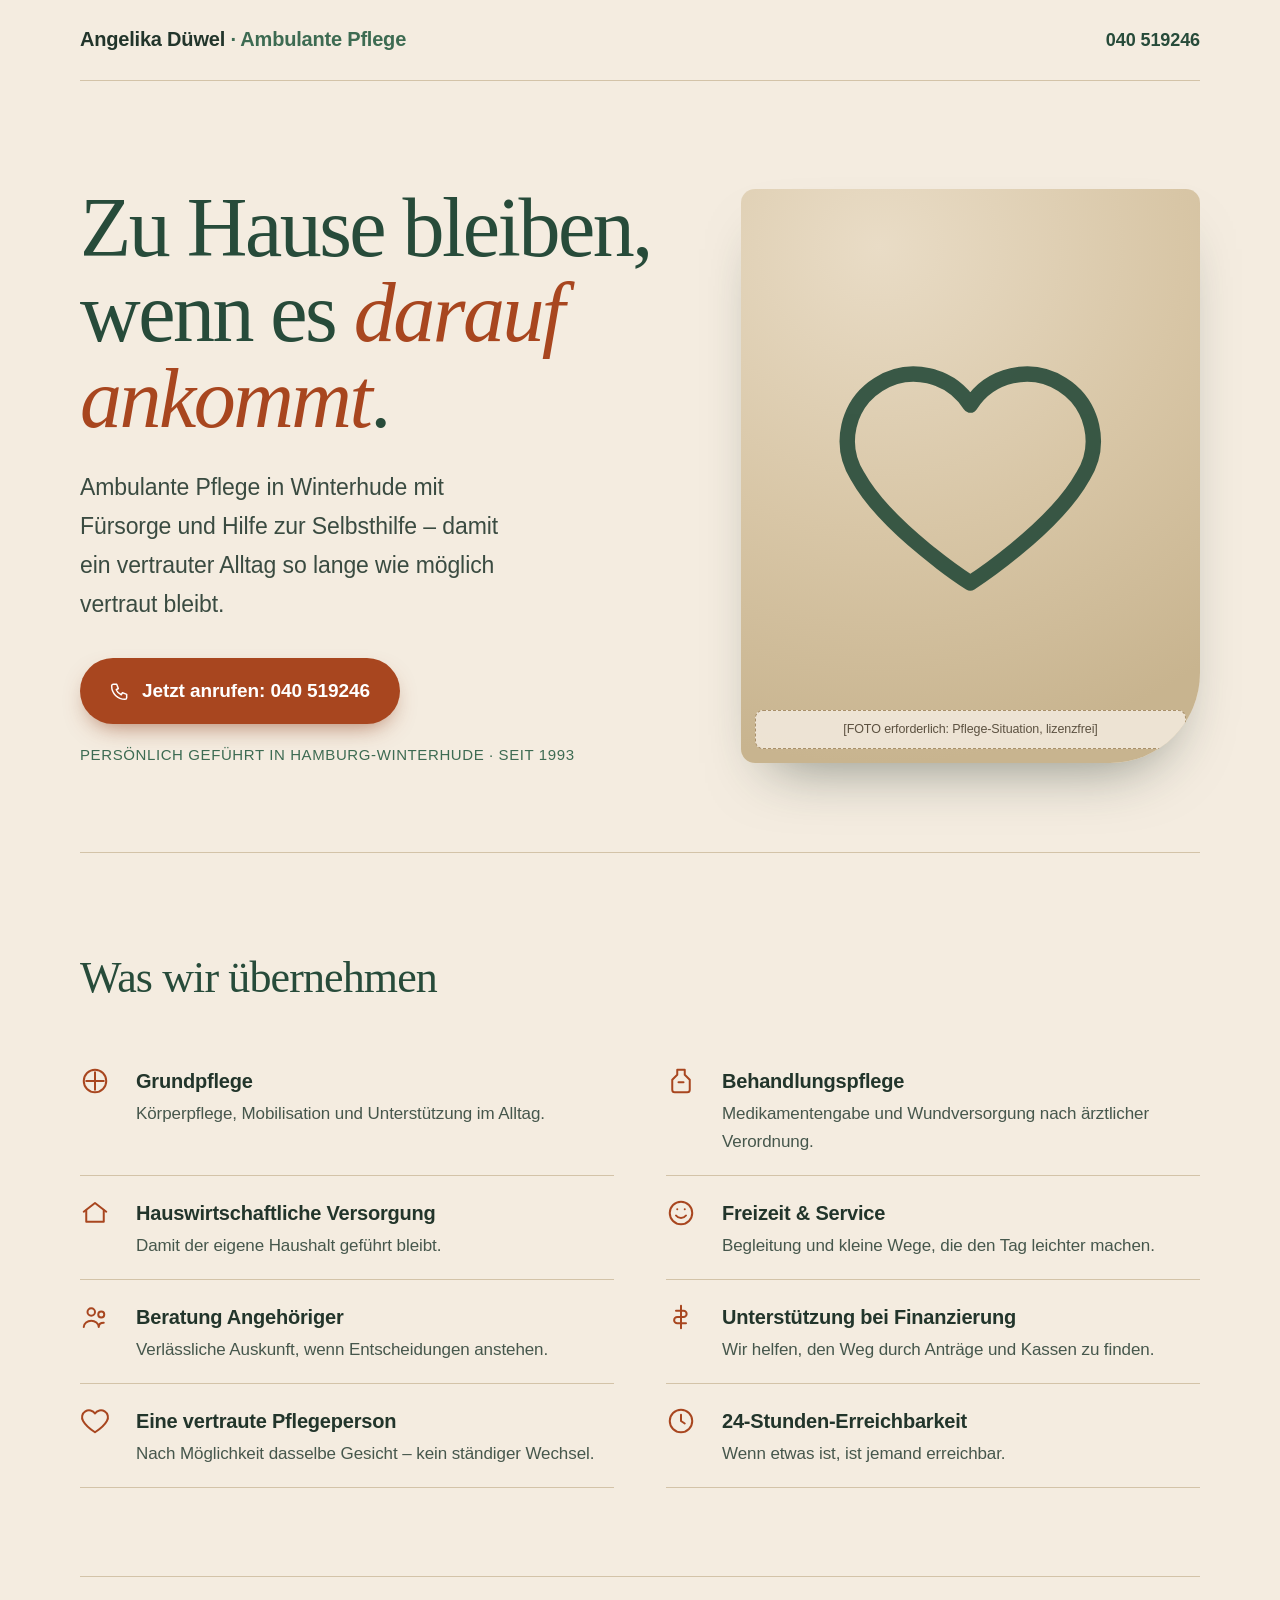
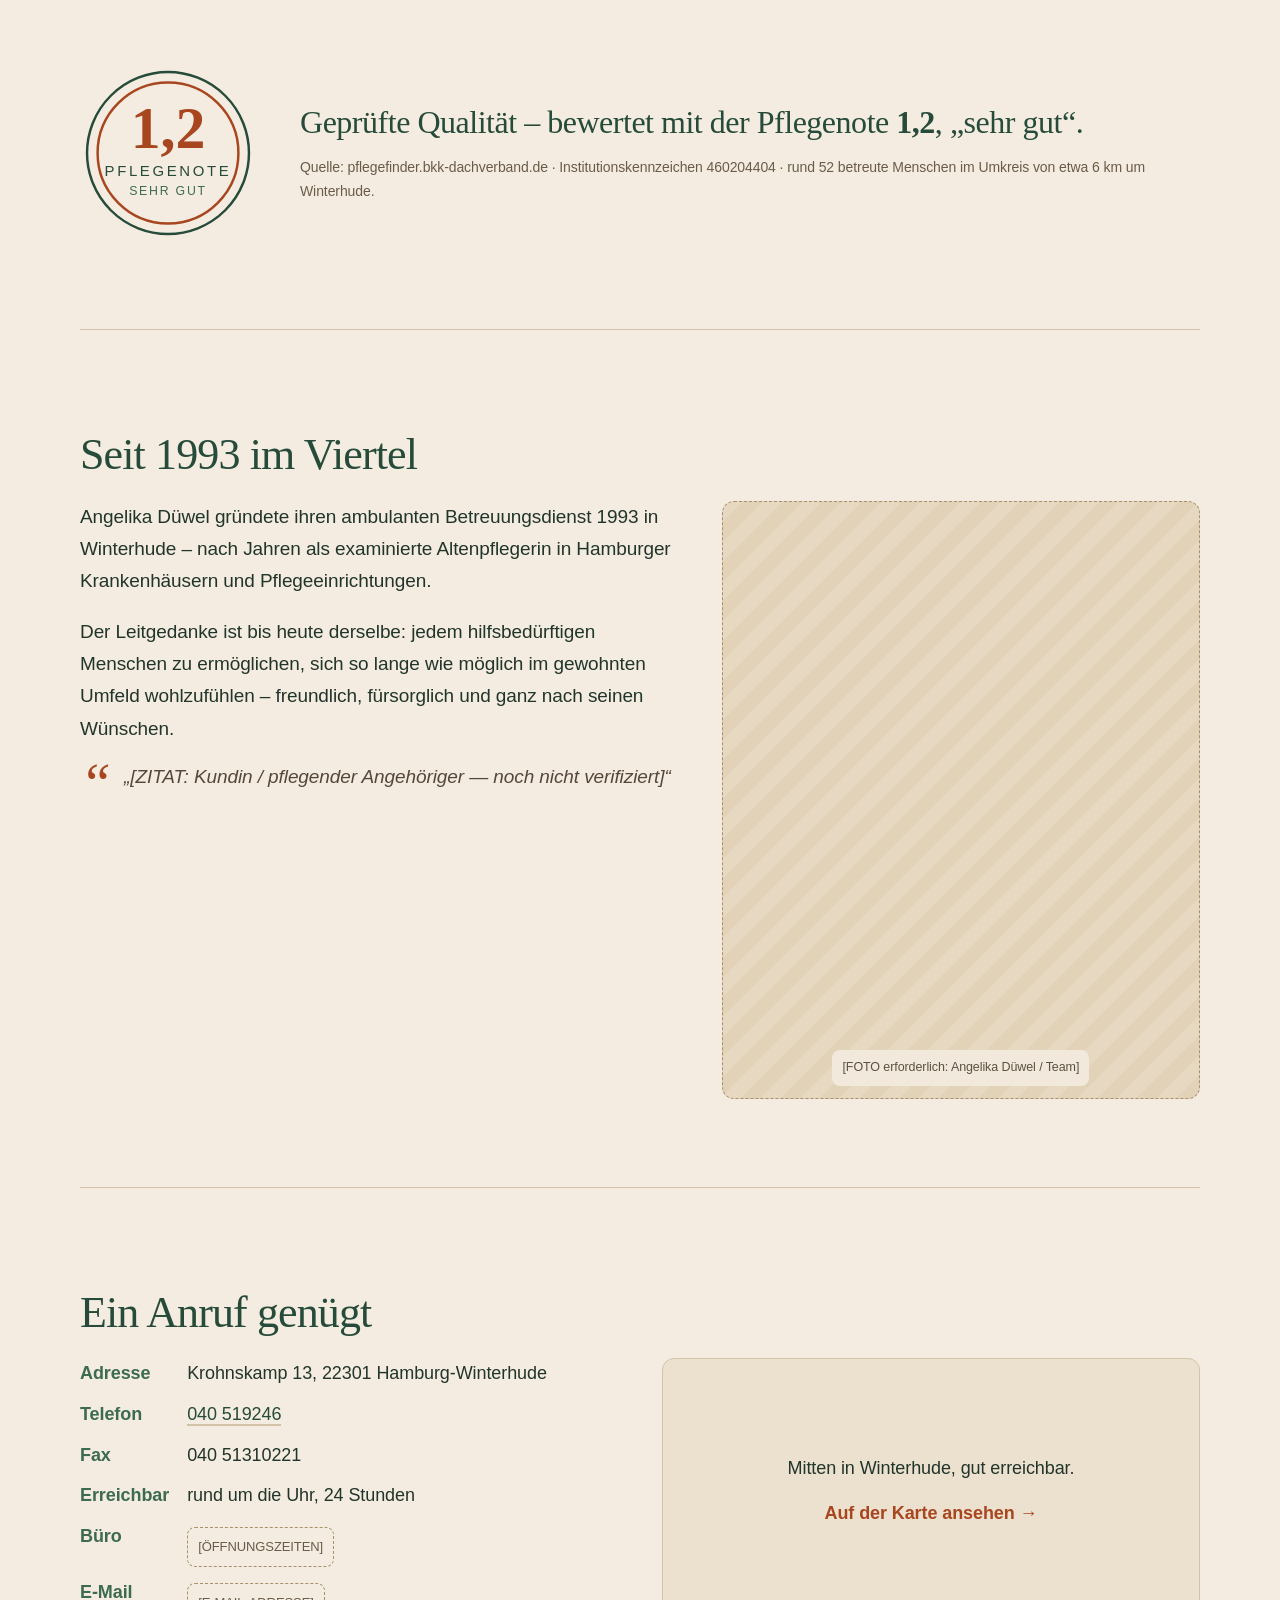
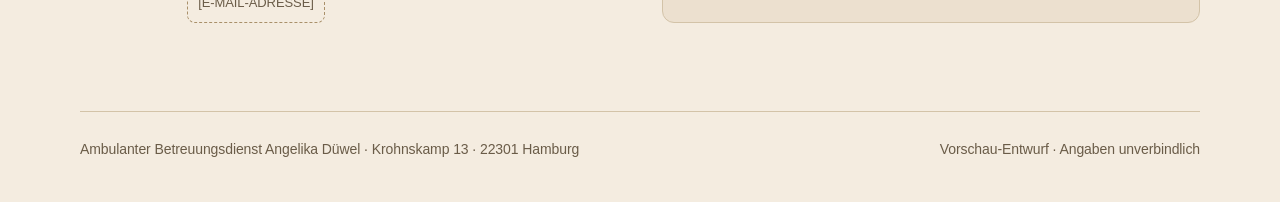
<file: prototypes/ambulanter-betreuungsdienst/index.html>
<!doctype html>
<html lang="de">
<head>
<meta charset="utf-8">
<meta name="viewport" content="width=device-width, initial-scale=1">
<title>Angelika Düwel · Ambulante Pflege in Winterhude, seit 1993</title>
<style>
  :root {
    --paper: #f4ece0;      /* warmes Cremepapier */
    --paper-deep: #ece0cf;
    --ink: #22352b;        /* tiefes Tannengrün-Schwarz */
    --green: #274b3a;      /* Primär */
    --green-soft: #3d6b52;
    --clay: #a8461f;       /* Terrakotta-Akzent, nur CTA */
    --clay-deep: #8a3714;
    --line: #d3c3a8;
  }
  * { box-sizing: border-box; margin: 0; padding: 0; }
  html { scroll-behavior: smooth; }
  body {
    background: var(--paper);
    color: var(--ink);
    font-family: "Segoe UI", "Helvetica Neue", Helvetica, Arial, sans-serif;
    font-size: 18px; line-height: 1.7; letter-spacing: -0.005em;
    -webkit-font-smoothing: antialiased;
    caret-color: var(--clay);
  }
  /* Browser-Oberflächen aus der Palette (kein Default) */
  ::selection { background: var(--clay); color: #fff; }
  :focus-visible { outline: 3px solid var(--clay); outline-offset: 3px; border-radius: 2px; }
  html { scrollbar-color: var(--green-soft) var(--paper-deep); }
  ::-webkit-scrollbar { width: 12px; }
  ::-webkit-scrollbar-track { background: var(--paper-deep); }
  ::-webkit-scrollbar-thumb { background: var(--green-soft); border-radius: 8px; border: 3px solid var(--paper-deep); }

  .serif { font-family: "Palatino Linotype", "Iowan Old Style", Palatino, "Book Antiqua", Georgia, serif; }
  .wrap { width: min(1120px, 100% - 44px); margin-inline: auto; }

  /* --- Kopf --- */
  .top { display: flex; justify-content: space-between; align-items: baseline; padding: 22px 0; border-bottom: 1px solid var(--line); }
  .top .name { font-size: 20px; font-weight: 600; letter-spacing: -0.01em; }
  .top .name span { color: var(--green-soft); }
  .top .tel { font-weight: 600; color: var(--green); text-decoration: none; border-bottom: 2px solid transparent; transition: border-color .25s; }
  .top .tel:hover { border-color: var(--clay); }

  /* --- Hero: asymmetrisch --- */
  .hero { display: grid; grid-template-columns: 1.15fr 0.85fr; gap: 40px; align-items: center; padding: clamp(48px, 9vw, 104px) 0 clamp(40px, 7vw, 84px); }
  .hero h1 { font-size: clamp(42px, 7vw, 84px); line-height: 1.02; letter-spacing: -0.03em; font-weight: 500; color: var(--green); }
  .hero h1 em { font-style: italic; color: var(--clay); }
  .hero .lede { font-size: clamp(19px, 2.2vw, 23px); max-width: 34ch; margin: 26px 0 34px; color: #3a4b41; }
  .cta { display: inline-flex; align-items: center; gap: 12px; background: var(--clay); color: #fff; text-decoration: none; font-weight: 600; font-size: 19px; padding: 17px 30px; border-radius: 999px; box-shadow: 0 10px 24px -10px rgba(138,55,20,.7); transition: transform .2s cubic-bezier(.2,.8,.2,1), box-shadow .2s; }
  .cta:hover { transform: translateY(-2px); box-shadow: 0 16px 30px -12px rgba(138,55,20,.8); }
  .cta:active { transform: translateY(0); }
  .hero .since { margin-top: 18px; font-size: 15px; color: var(--green-soft); letter-spacing: .04em; text-transform: uppercase; }
  /* Hero-Bild-Platzhalter, bewusst gestaltet als Kartei/Fenster */
  .heroart { position: relative; aspect-ratio: 4/5; border-radius: 14px 14px 90px 14px; background:
      radial-gradient(120% 90% at 30% 10%, #e9dcc6 0%, #d8c6a6 55%, #c8b48f 100%);
      box-shadow: 0 30px 60px -30px rgba(34,53,43,.55); overflow: hidden; display: grid; place-items: center; }
  .heroart svg { width: 62%; height: auto; opacity: .9; }
  .heroart .tag { position: absolute; bottom: 14px; left: 14px; right: 14px; font-size: 12.5px; color: #5c5140; background: rgba(244,236,224,.85); border: 1px dashed #a9906a; border-radius: 8px; padding: 8px 10px; text-align: center; }

  /* --- Motion: ein inszenierter Auftritt beim Laden --- */
  .rise { opacity: 0; transform: translateY(18px); animation: rise .9s cubic-bezier(.16,.84,.3,1) forwards; }
  .d1 { animation-delay: .05s } .d2 { animation-delay: .16s } .d3 { animation-delay: .27s } .d4 { animation-delay: .38s } .d5 { animation-delay: .5s }
  @keyframes rise { to { opacity: 1; transform: none; } }
  @media (prefers-reduced-motion: reduce) { .rise { animation: none; opacity: 1; transform: none; } }

  /* --- Abschnitts-Titel --- */
  .lead-in { font-size: clamp(28px, 4vw, 44px); letter-spacing: -0.02em; color: var(--green); font-weight: 500; margin-bottom: 8px; }
  .section { padding: clamp(44px, 7vw, 88px) 0; border-top: 1px solid var(--line); }

  /* --- Leistungen als editoriale Liste, keine gleichen Kacheln --- */
  .leist { display: grid; grid-template-columns: repeat(2, 1fr); gap: 2px 52px; margin-top: 30px; }
  .leist .row { display: grid; grid-template-columns: 40px 1fr; gap: 16px; align-items: start; padding: 18px 0; border-bottom: 1px solid var(--line); }
  .leist .row svg { width: 30px; height: 30px; color: var(--clay); margin-top: 2px; }
  .leist .row h3 { font-size: 20px; font-weight: 600; letter-spacing: -0.01em; }
  .leist .row p { font-size: 17px; color: #46574c; margin-top: 2px; }

  /* --- Vertrauen: Siegel, kein Big-Number-Template --- */
  .trust { display: grid; grid-template-columns: 180px 1fr; gap: 40px; align-items: center; }
  .seal { width: 176px; height: 176px; }
  .trust .claim { font-size: clamp(22px, 3.2vw, 32px); line-height: 1.25; letter-spacing: -0.015em; color: var(--green); }
  .trust .src { font-size: 14px; color: #6a5c48; margin-top: 14px; }

  /* --- Über uns --- */
  .about { display: grid; grid-template-columns: 1fr 0.8fr; gap: 44px; align-items: start; }
  .about p { font-size: 19px; max-width: 60ch; }
  .about p + p { margin-top: 18px; }
  .portrait { aspect-ratio: 4/5; border-radius: 12px; background: repeating-linear-gradient(135deg, #e6d8c1 0 14px, #e1d2b8 14px 28px); border: 1px dashed #a9906a; display: grid; place-items: end center; }
  .portrait span { font-size: 12.5px; color: #5c5140; background: rgba(244,236,224,.9); margin: 0 10px 12px; padding: 7px 10px; border-radius: 8px; text-align: center; }
  .quote { position: relative; margin-top: 26px; padding-left: 44px; font-style: italic; color: #55483a; font-size: 17px; line-height: 1.5; }
  .quote::before { content: "\201C"; position: absolute; left: 0; top: -0.15em; font-family: "Palatino Linotype", Georgia, serif; font-size: 56px; line-height: 1; color: var(--clay); }

  /* --- Kontakt --- */
  .contact { display: grid; grid-template-columns: 1fr 1fr; gap: 44px; }
  .contact dl { display: grid; grid-template-columns: auto 1fr; gap: 10px 18px; font-size: 18px; }
  .contact dt { color: var(--green-soft); font-weight: 600; }
  .contact dd a { color: var(--green); text-decoration: none; border-bottom: 2px solid var(--line); }
  .contact dd a:hover { border-color: var(--clay); }
  .miss { font-size: 13px; color: #6a5c48; border: 1px dashed #a9906a; border-radius: 8px; padding: 8px 10px; display: inline-block; margin-top: 6px; }
  .mapbox { border-radius: 12px; background: var(--paper-deep); border: 1px solid var(--line); display: grid; place-items: center; text-align: center; padding: 28px; }
  .mapbox a { color: var(--clay); font-weight: 600; text-decoration: none; }

  footer { border-top: 1px solid var(--line); padding: 26px 0 40px; font-size: 14px; color: #6a5c48; display: flex; justify-content: space-between; flex-wrap: wrap; gap: 10px; }

  @media (max-width: 820px) {
    .hero { grid-template-columns: 1fr; gap: 30px; }
    .heroart { max-width: 340px; }
    .leist, .trust, .about, .contact { grid-template-columns: 1fr; }
    .trust { gap: 22px; } .seal { width: 132px; height: 132px; }
    .about { gap: 26px; } .portrait { max-width: 320px; }
  }
  @media (max-width: 600px) {
    .cta { width: 100%; justify-content: center; }
  }
</style>
</head>
<body>
<div class="wrap">
  <div class="top">
    <div class="name">Angelika Düwel <span>· Ambulante Pflege</span></div>
    <a class="tel" href="tel:+4940519246">040 519246</a>
  </div>
</div>

<header class="wrap hero">
  <div>
    <h1 class="serif rise d1">Zu Hause bleiben,<br>wenn es <em>darauf ankommt</em>.</h1>
    <p class="lede rise d2">Ambulante Pflege in Winterhude mit Fürsorge und Hilfe zur Selbsthilfe – damit ein vertrauter Alltag so lange wie möglich vertraut bleibt.</p>
    <a class="cta rise d3" href="tel:+4940519246">
      <svg width="20" height="20" viewBox="0 0 24 24" fill="none" stroke="currentColor" stroke-width="1.8" stroke-linecap="round" stroke-linejoin="round"><path d="M4 4h4l2 5-2.5 1.5a11 11 0 0 0 6 6L15 14l5 2v4a2 2 0 0 1-2 2A16 16 0 0 1 2 6a2 2 0 0 1 2-2Z"/></svg>
      Jetzt anrufen: 040 519246
    </a>
    <div class="since rise d4">Persönlich geführt in Hamburg-Winterhude · seit 1993</div>
  </div>
  <div class="heroart rise d3" role="img" aria-label="Platzhalter für ein Foto einer Pflegesituation">
    <svg viewBox="0 0 24 24" fill="none" stroke="#274b3a" stroke-width="1.3" stroke-linecap="round" stroke-linejoin="round"><path d="M12 21s-7-4.5-9.5-9A5.4 5.4 0 0 1 12 6a5.4 5.4 0 0 1 9.5 6c-2.5 4.5-9.5 9-9.5 9Z"/></svg>
    <div class="tag">[FOTO erforderlich: Pflege-Situation, lizenzfrei]</div>
  </div>
</header>

<section class="section wrap">
  <h2 class="lead-in serif">Was wir übernehmen</h2>
  <div class="leist">
    <div class="row"><svg viewBox="0 0 24 24" fill="none" stroke="currentColor" stroke-width="1.6" stroke-linecap="round" stroke-linejoin="round"><path d="M12 5v14M5 12h14"/><circle cx="12" cy="12" r="9"/></svg><div><h3>Grundpflege</h3><p>Körperpflege, Mobilisation und Unterstützung im Alltag.</p></div></div>
    <div class="row"><svg viewBox="0 0 24 24" fill="none" stroke="currentColor" stroke-width="1.6" stroke-linecap="round" stroke-linejoin="round"><path d="M9 3h6v4l4 4v8a2 2 0 0 1-2 2H7a2 2 0 0 1-2-2v-8l4-4Z"/><path d="M10 13h4"/></svg><div><h3>Behandlungspflege</h3><p>Medikamentengabe und Wundversorgung nach ärztlicher Verordnung.</p></div></div>
    <div class="row"><svg viewBox="0 0 24 24" fill="none" stroke="currentColor" stroke-width="1.6" stroke-linecap="round" stroke-linejoin="round"><path d="M3 11 12 4l9 7"/><path d="M5 10v9h14v-9"/></svg><div><h3>Hauswirtschaftliche Versorgung</h3><p>Damit der eigene Haushalt geführt bleibt.</p></div></div>
    <div class="row"><svg viewBox="0 0 24 24" fill="none" stroke="currentColor" stroke-width="1.6" stroke-linecap="round" stroke-linejoin="round"><circle cx="12" cy="12" r="9"/><path d="M8 14s1.5 2 4 2 4-2 4-2M9 9h.01M15 9h.01"/></svg><div><h3>Freizeit &amp; Service</h3><p>Begleitung und kleine Wege, die den Tag leichter machen.</p></div></div>
    <div class="row"><svg viewBox="0 0 24 24" fill="none" stroke="currentColor" stroke-width="1.6" stroke-linecap="round" stroke-linejoin="round"><circle cx="9" cy="8" r="3"/><circle cx="17" cy="10" r="2.4"/><path d="M3 20c0-3 3-5 6-5s6 2 6 5M15 20c0-2 1.5-3.5 4-3.5"/></svg><div><h3>Beratung Angehöriger</h3><p>Verlässliche Auskunft, wenn Entscheidungen anstehen.</p></div></div>
    <div class="row"><svg viewBox="0 0 24 24" fill="none" stroke="currentColor" stroke-width="1.6" stroke-linecap="round" stroke-linejoin="round"><path d="M12 3v18M8 7h6a2.5 2.5 0 0 1 0 5H9a2.5 2.5 0 0 0 0 5h7"/></svg><div><h3>Unterstützung bei Finanzierung</h3><p>Wir helfen, den Weg durch Anträge und Kassen zu finden.</p></div></div>
    <div class="row"><svg viewBox="0 0 24 24" fill="none" stroke="currentColor" stroke-width="1.6" stroke-linecap="round" stroke-linejoin="round"><path d="M12 21s-7-4.5-9.5-9A5.4 5.4 0 0 1 12 6a5.4 5.4 0 0 1 9.5 6c-2.5 4.5-9.5 9-9.5 9Z"/></svg><div><h3>Eine vertraute Pflegeperson</h3><p>Nach Möglichkeit dasselbe Gesicht – kein ständiger Wechsel.</p></div></div>
    <div class="row"><svg viewBox="0 0 24 24" fill="none" stroke="currentColor" stroke-width="1.6" stroke-linecap="round" stroke-linejoin="round"><circle cx="12" cy="12" r="9"/><path d="M12 7v5l3 2"/></svg><div><h3>24-Stunden-Erreichbarkeit</h3><p>Wenn etwas ist, ist jemand erreichbar.</p></div></div>
  </div>
</section>

<section class="section wrap">
  <div class="trust">
    <svg class="seal" viewBox="0 0 100 100" role="img" aria-label="Pflegenote 1,2 sehr gut">
      <g fill="none" stroke="#274b3a" stroke-width="1.4">
        <circle cx="50" cy="50" r="46"/><circle cx="50" cy="50" r="40" stroke="#a8461f"/>
      </g>
      <text x="50" y="47" text-anchor="middle" font-family="Palatino Linotype, Georgia, serif" font-size="34" fill="#a8461f" font-weight="700">1,2</text>
      <text x="50" y="63" text-anchor="middle" font-family="Segoe UI, Arial, sans-serif" font-size="8.5" letter-spacing="1.5" fill="#274b3a">PFLEGENOTE</text>
      <text x="50" y="74" text-anchor="middle" font-family="Segoe UI, Arial, sans-serif" font-size="7" letter-spacing="1" fill="#3d6b52">SEHR GUT</text>
    </svg>
    <div>
      <p class="claim serif">Geprüfte Qualität – bewertet mit der Pflegenote <strong>1,2</strong>, „sehr gut“.</p>
      <p class="src">Quelle: pflegefinder.bkk-dachverband.de · Institutionskennzeichen 460204404 · rund 52 betreute Menschen im Umkreis von etwa 6 km um Winterhude.</p>
    </div>
  </div>
</section>

<section class="section wrap">
  <h2 class="lead-in serif">Seit 1993 im Viertel</h2>
  <div class="about">
    <div>
      <p>Angelika Düwel gründete ihren ambulanten Betreuungsdienst 1993 in Winterhude – nach Jahren als examinierte Altenpflegerin in Hamburger Krankenhäusern und Pflegeeinrichtungen.</p>
      <p>Der Leitgedanke ist bis heute derselbe: jedem hilfsbedürftigen Menschen zu ermöglichen, sich so lange wie möglich im gewohnten Umfeld wohlzufühlen – freundlich, fürsorglich und ganz nach seinen Wünschen.</p>
      <p class="quote">„[ZITAT: Kundin / pflegender Angehöriger — noch nicht verifiziert]“</p>
    </div>
    <div class="portrait" role="img" aria-label="Platzhalter für ein Portraitfoto von Angelika Düwel oder dem Team">
      <span>[FOTO erforderlich: Angelika Düwel / Team]</span>
    </div>
  </div>
</section>

<section class="section wrap">
  <h2 class="lead-in serif">Ein Anruf genügt</h2>
  <div class="contact">
    <dl>
      <dt>Adresse</dt><dd>Krohnskamp 13, 22301 Hamburg-Winterhude</dd>
      <dt>Telefon</dt><dd><a href="tel:+4940519246">040 519246</a></dd>
      <dt>Fax</dt><dd>040 51310221</dd>
      <dt>Erreichbar</dt><dd>rund um die Uhr, 24 Stunden</dd>
      <dt>Büro</dt><dd><span class="miss">[ÖFFNUNGSZEITEN]</span></dd>
      <dt>E-Mail</dt><dd><span class="miss">[E-MAIL-ADRESSE]</span></dd>
    </dl>
    <div class="mapbox">
      <div>
        <p style="margin-bottom:14px">Mitten in Winterhude, gut erreichbar.</p>
        <a href="https://www.openstreetmap.org/search?query=Krohnskamp%2013%2C%2022301%20Hamburg" target="_blank" rel="noopener">Auf der Karte ansehen →</a>
      </div>
    </div>
  </div>
</section>

<footer class="wrap">
  <span>Ambulanter Betreuungsdienst Angelika Düwel · Krohnskamp 13 · 22301 Hamburg</span>
  <span>Vorschau-Entwurf · Angaben unverbindlich</span>
</footer>
</body>
</html>
</file>
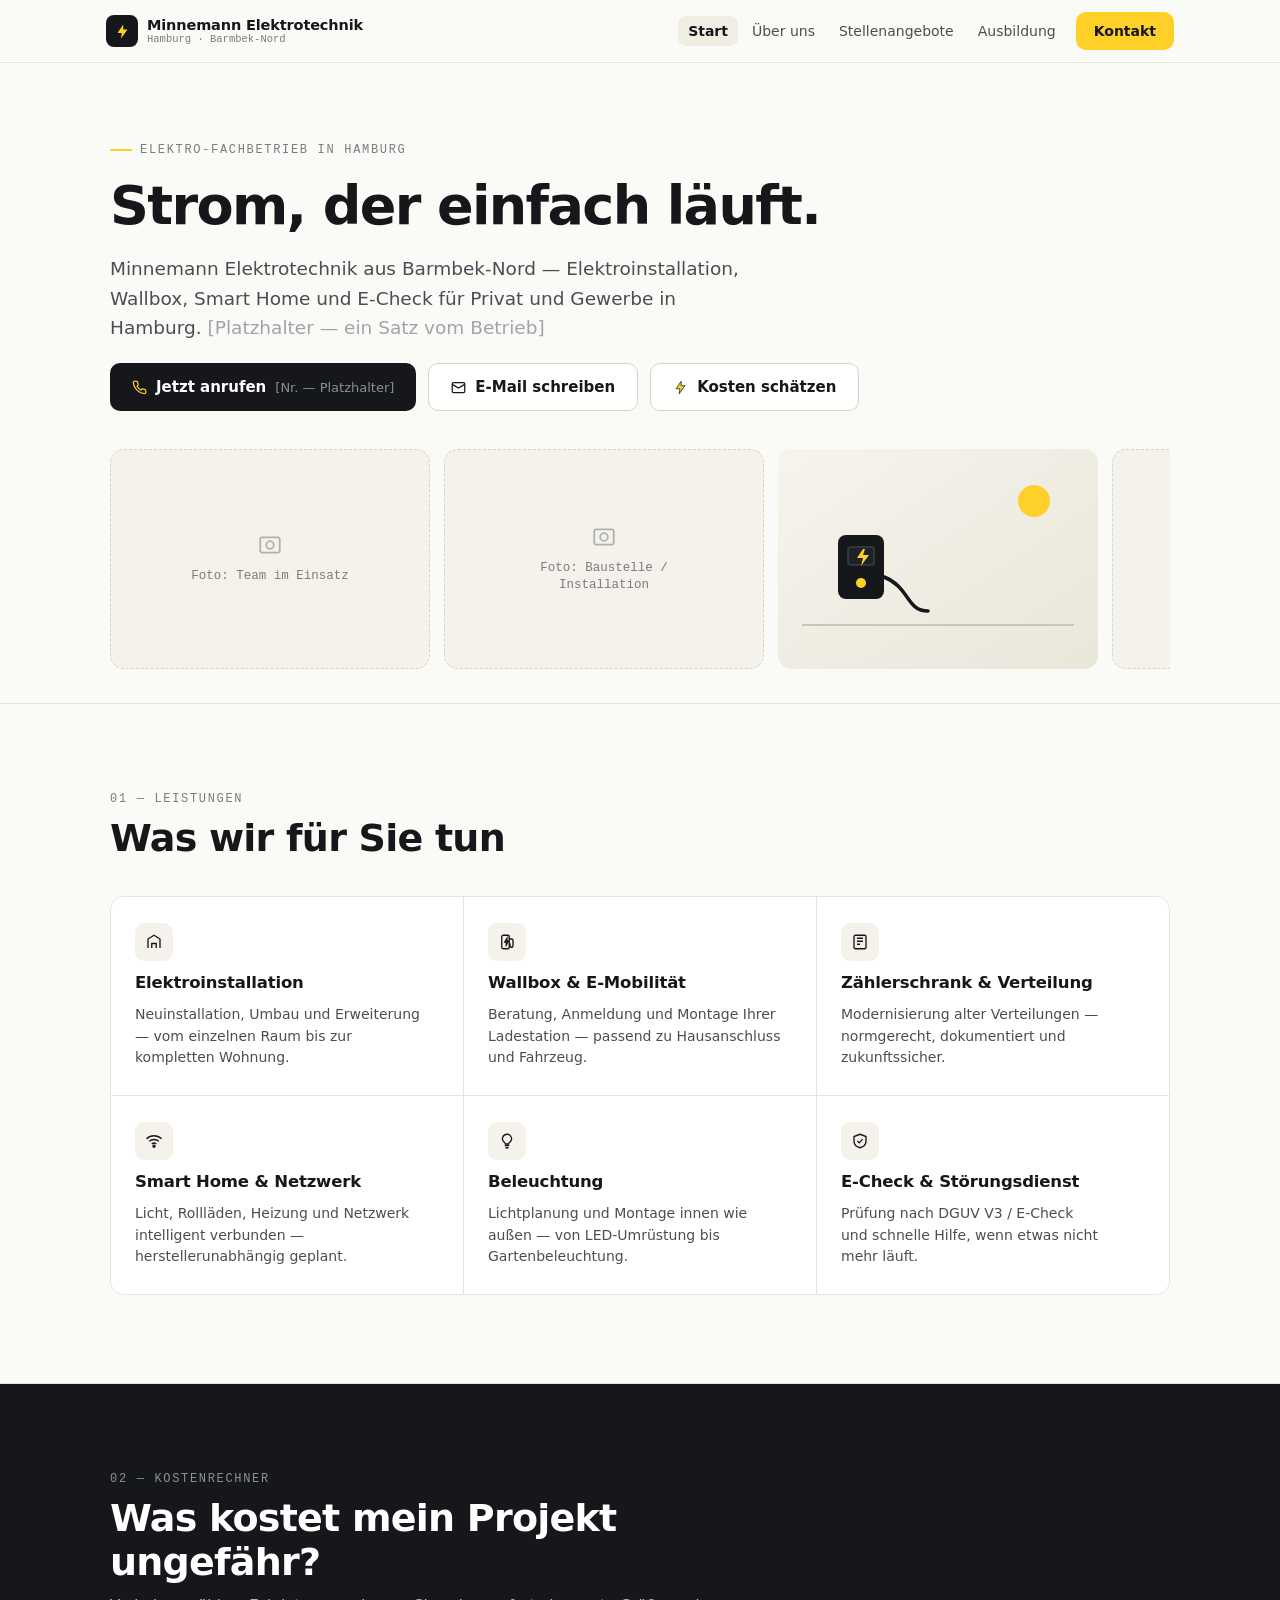
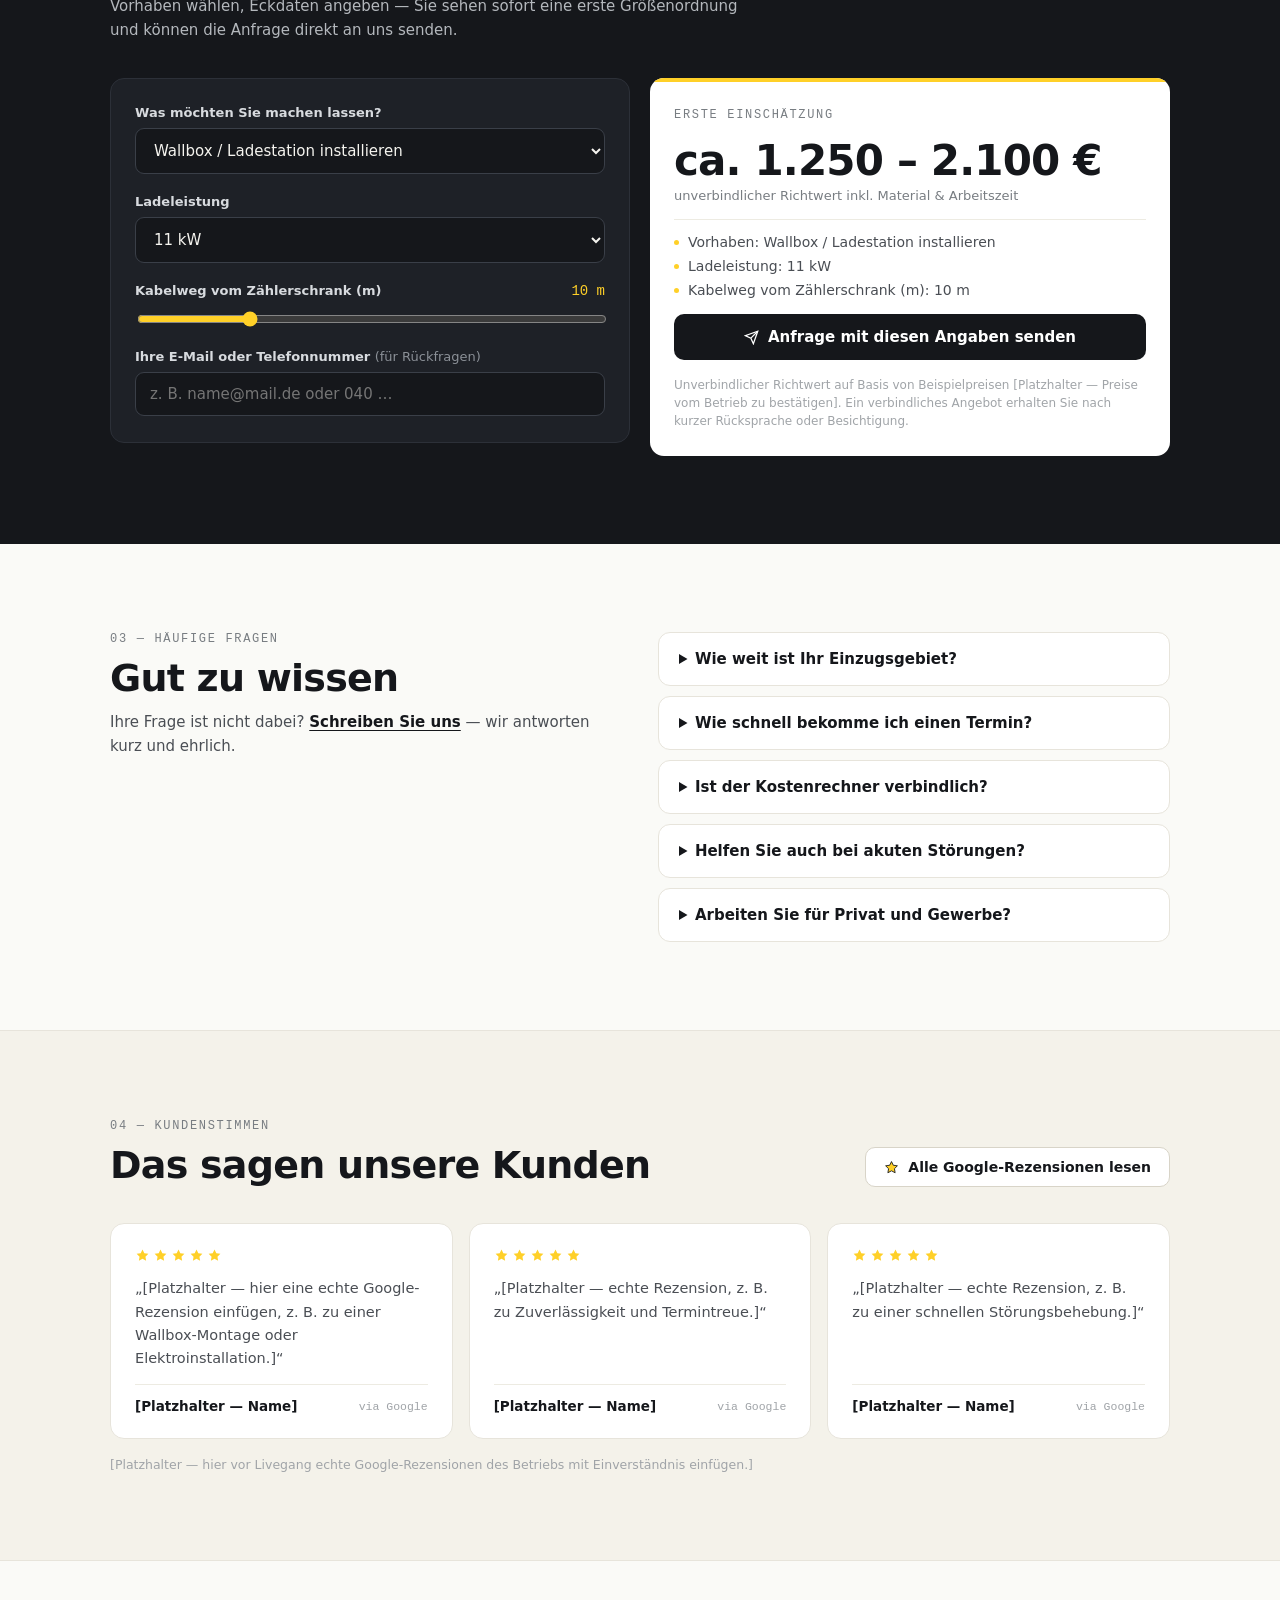
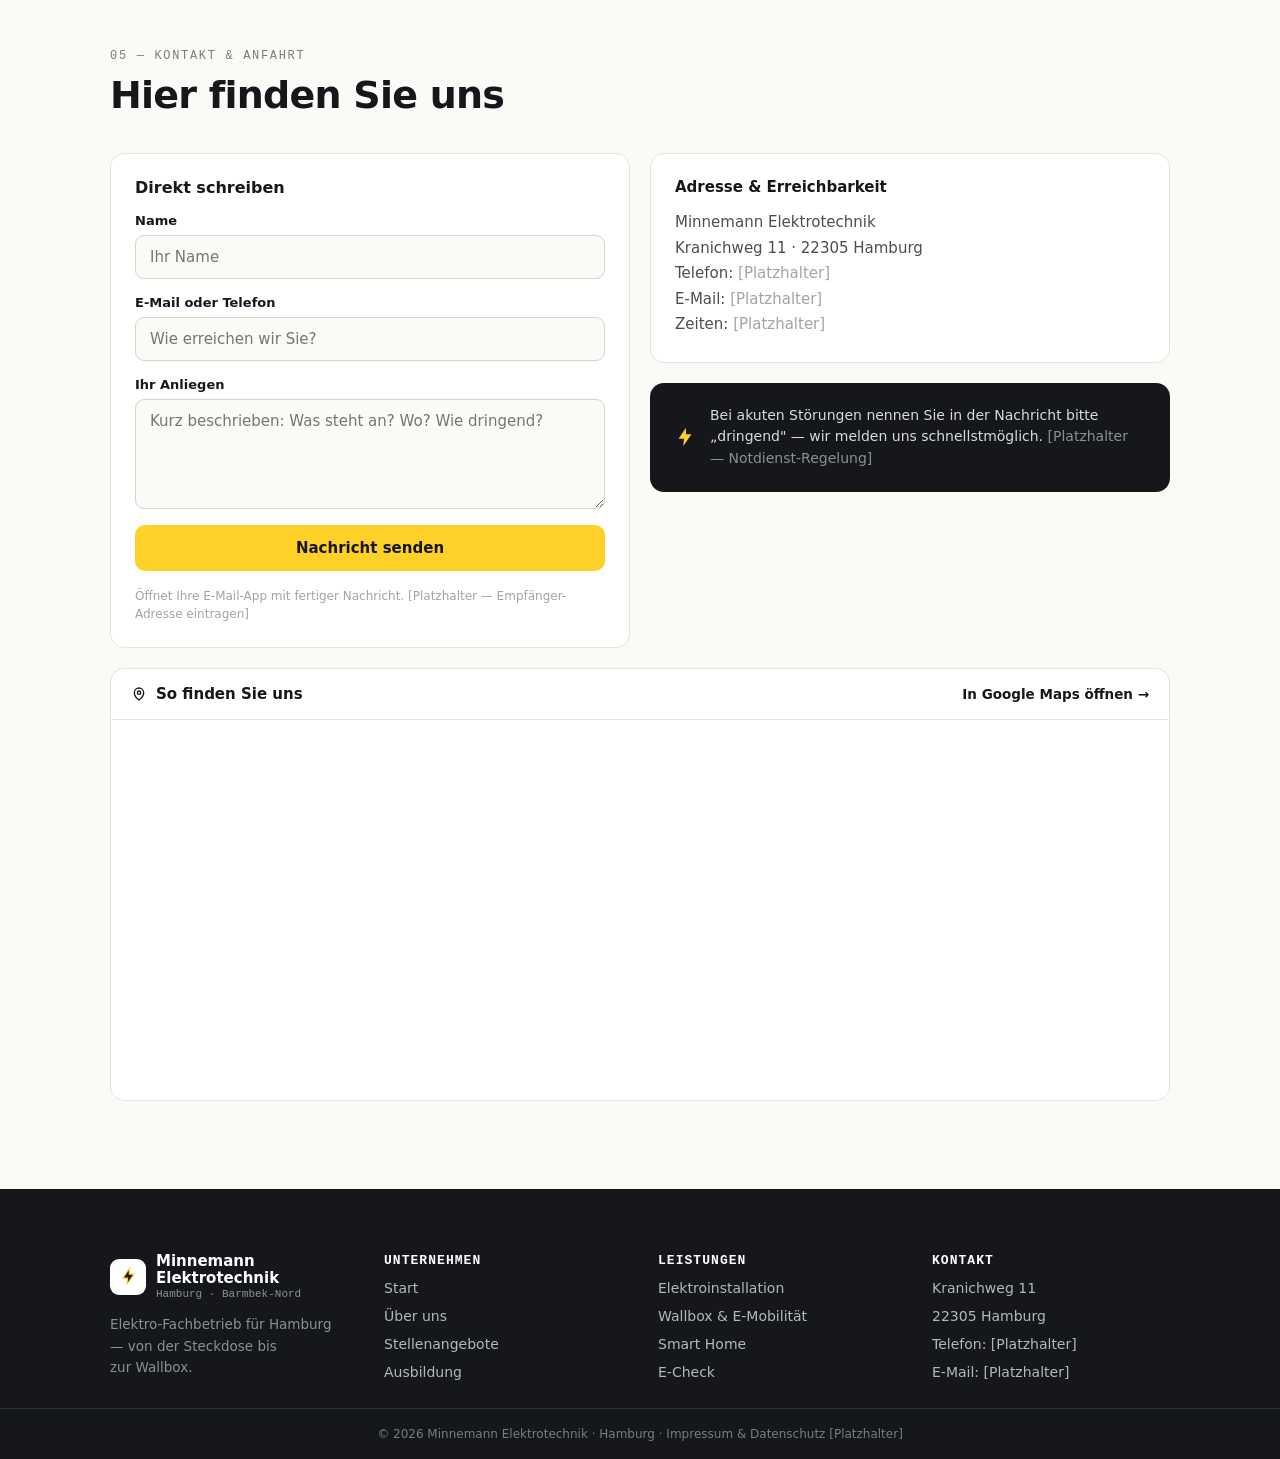
<file: prototypes/minnemann-elektrotechnik/index.html>
<!DOCTYPE html>
<html lang="de">
<head>
<meta charset="utf-8">
<meta name="viewport" content="width=device-width, initial-scale=1">
<title>Minnemann Elektrotechnik — Elektro-Fachbetrieb in Hamburg</title>
<meta name="description" content="Minnemann Elektrotechnik aus Barmbek-Nord — Elektroinstallation, Wallbox, Smart Home und E-Check für Privat und Gewerbe in Hamburg.">
<style>
  :root{
    --bg:#FAFAF7; --ink:#15171B; --ink-2:#4A4E54; --muted:#787D82; --faint:#A0A4A8;
    --accent:#FFD028; --hair:#E7E4DB; --hair-2:#D8D4C8; --panel:#F4F2EA; --dark:#15171B;
    --mono:ui-monospace,Menlo,monospace;
  }
  *{box-sizing:border-box}
  html{scroll-behavior:smooth}
  body{margin:0;background:var(--bg);color:var(--ink);
    font-family:system-ui,-apple-system,"Segoe UI",Roboto,sans-serif;-webkit-font-smoothing:antialiased;overflow-x:hidden}
  a{color:var(--ink);text-decoration:none}
  a.plain:hover{color:#946F00}
  input,select,textarea,button{font-family:inherit}
  input:focus,select:focus,textarea:focus{outline:2px solid var(--ink);outline-offset:1px}
  img{max-width:100%}
  .app{max-width:100vw;overflow-x:clip;display:flex;flex-direction:column;min-height:100vh}
  .wrap{max-width:1100px;margin:0 auto;padding:0 20px}
  .sec{padding:clamp(48px,7vw,88px) 20px}
  .eyebrow{font-family:var(--mono);font-size:12px;letter-spacing:.14em;text-transform:uppercase;color:var(--muted);display:flex;align-items:center;gap:8px}
  .eyebrow .bar{width:22px;height:2px;background:var(--accent);display:inline-block}
  h1{margin:0;font-size:clamp(32px,5.5vw,54px);line-height:1.06;letter-spacing:-.03em;font-weight:700;text-wrap:balance}
  h2{margin:0;font-size:clamp(26px,4vw,38px);letter-spacing:-.02em;font-weight:700}
  .lead{margin:0;font-size:clamp(16px,2vw,18.5px);line-height:1.6;color:var(--ink-2);max-width:56ch;text-wrap:pretty}
  .ph{font-style:normal;color:var(--faint)}

  /* Header */
  header{position:sticky;top:0;z-index:50;background:rgba(250,250,247,.92);backdrop-filter:blur(8px);border-bottom:1px solid var(--hair)}
  .headbar{max-width:1100px;margin:0 auto;padding:12px 16px;display:flex;flex-wrap:wrap;align-items:center;justify-content:space-between;gap:10px 12px}
  .brand{display:flex;align-items:center;gap:9px;min-width:0;flex:1 1 auto}
  .brand .logo{width:32px;height:32px;flex:none;border-radius:8px;background:var(--dark);display:grid;place-items:center}
  .brand strong{font-size:14.5px;letter-spacing:-.01em;overflow:hidden;text-overflow:ellipsis}
  .brand .sub{font-size:10.5px;color:var(--muted);font-family:var(--mono)}
  nav.mainnav{display:flex;flex-wrap:wrap;align-items:center;gap:6px 4px;font-size:14px;min-width:0}
  .navlink{color:var(--ink-2);font-weight:400;padding:7px 10px;border-radius:8px;background:transparent;white-space:nowrap}
  .navlink:hover{color:var(--ink)}
  .navlink.is-active{color:var(--ink);font-weight:600;background:#F0EDE3}

  /* Buttons */
  .btn{display:inline-flex;align-items:center;gap:9px;font-weight:600;font-size:15px;padding:14px 22px;border-radius:10px;cursor:pointer;border:none;white-space:nowrap;text-align:center;justify-content:center}
  .btn.sm{font-size:14px;padding:11px 18px}
  .btn-dark{background:var(--dark);color:#fff}
  .btn-dark:hover{background:#2A2E35;color:#fff}
  .btn-outline{border:1.5px solid var(--hair-2);background:#fff;color:var(--ink)}
  .btn-outline:hover{border-color:var(--ink)}
  .btn-outline-fill{background:none;border:1.5px solid var(--hair-2);color:var(--ink);font-size:14px;padding:10px 16px}
  .btn-outline-fill:hover{border-color:var(--ink);background:var(--ink);color:#fff}
  .btn-accent{background:var(--accent);color:var(--ink)}
  .btn-accent:hover{background:var(--dark);color:#fff}
  .btn-accent-light{background:var(--accent);color:var(--ink)}
  .btn-accent-light:hover{background:#fff;color:var(--ink)}
  .btn-ghost-dark{border:1.5px solid #3A3F48;color:#F5F4EF;background:none}
  .btn-ghost-dark:hover{border-color:#fff;color:#fff}
  .btn svg{flex:none}

  /* Image placeholders */
  .imgslot{width:100%;height:100%;background:var(--panel);border:1px dashed var(--hair-2);border-radius:14px;
    display:flex;flex-direction:column;align-items:center;justify-content:center;gap:10px;padding:16px;text-align:center;color:var(--muted)}
  .imgslot svg{opacity:.55}
  .imgslot span{font-size:12.5px;font-family:var(--mono);line-height:1.4;max-width:24ch}

  /* Cards / grids */
  .grid-svc{display:grid;grid-template-columns:1fr;gap:1px;background:var(--hair);border:1px solid var(--hair);border-radius:14px;overflow:hidden}
  @media(min-width:560px){.grid-svc{grid-template-columns:1fr 1fr}}
  @media(min-width:900px){.grid-svc{grid-template-columns:1fr 1fr 1fr}}
  .svc-card{background:#fff;padding:26px 24px;display:flex;flex-direction:column;gap:12px}
  .svc-card:hover{background:#FDFCF8}
  .svc-card .ic{width:38px;height:38px;border-radius:9px;background:var(--panel);display:grid;place-items:center;color:var(--ink)}
  .card{background:#fff;border:1px solid var(--hair);border-radius:14px;padding:24px}
  .divider{border-bottom:1px solid var(--hair)}
  .scroll-mt{scroll-margin-top:70px}

  details{background:#fff;border:1px solid var(--hair);border-radius:12px;padding:0 20px}
  details summary{cursor:pointer;font-weight:600;font-size:15px;padding:17px 0;list-style-position:inside}
  details p{margin:0;padding:0 0 18px;font-size:14.5px;line-height:1.6;color:var(--ink-2);text-wrap:pretty}

  .page[hidden]{display:none}
  .reel{display:flex;gap:14px;overflow-x:auto;padding:18px 0 34px;scroll-snap-type:x mandatory;-webkit-overflow-scrolling:touch}
  .reel > div{flex:none;width:min(320px,78vw);height:220px;scroll-snap-align:start}

  /* Footer */
  footer{background:var(--dark);color:#B4B8BD}
  .footgrid{max-width:1100px;margin:0 auto;padding:clamp(40px,6vw,64px) 20px 28px;display:grid;grid-template-columns:repeat(auto-fit,minmax(min(220px,100%),1fr));gap:36px}
  .flink{color:#B4B8BD;font-size:14px}
  .flink:hover{color:#fff}
  .footcol strong.head{color:#fff;font-size:13px;letter-spacing:.08em;text-transform:uppercase;font-family:var(--mono)}
  .footbottom{border-top:1px solid #2C3038;padding:18px 20px;text-align:center;font-size:12px;color:#787D82}

  select.field,input.field,textarea.field{width:100%;border-radius:9px;font-size:15px}
  .field-light{border:1px solid var(--hair-2);background:var(--bg);padding:12px 14px}
  .field-dark{background:var(--dark);color:#F5F4EF;border:1px solid #3A3F48;padding:12px 14px}
</style>
</head>
<body>
<div class="app">

  <!-- ============ HEADER ============ -->
  <header>
    <div class="headbar">
      <a href="#/start" class="brand">
        <span class="logo"><svg width="17" height="17" viewBox="0 0 24 24" fill="none"><path d="M13 2 5 14h6l-1 8 9-13h-6l0-7z" fill="var(--accent)"/></svg></span>
        <span style="display:flex;flex-direction:column;line-height:1.15;min-width:0">
          <strong>Minnemann Elektrotechnik</strong>
          <span class="sub">Hamburg · Barmbek-Nord</span>
        </span>
      </a>
      <nav class="mainnav" id="mainnav">
        <a class="navlink" data-page="start" href="#/start">Start</a>
        <a class="navlink" data-page="ueber" href="#/ueber-uns">Über uns</a>
        <a class="navlink" data-page="jobs" href="#/jobs">Stellenangebote</a>
        <a class="navlink" data-page="azubi" href="#/ausbildung">Ausbildung</a>
        <a class="btn btn-accent sm" id="nav-kontakt" href="#/start" style="margin-left:6px">Kontakt</a>
      </nav>
    </div>
  </header>

  <div style="flex:1">

  <!-- ================= SEITE: START ================= -->
  <section class="page" id="page-start">

    <!-- Hero -->
    <div class="divider">
      <div class="wrap" style="padding-top:clamp(44px,7vw,80px);display:flex;flex-direction:column;gap:20px">
        <span class="eyebrow"><span class="bar"></span>Elektro-Fachbetrieb in Hamburg</span>
        <h1 style="max-width:20ch">Strom, der einfach läuft.</h1>
        <p class="lead">Minnemann Elektrotechnik aus Barmbek-Nord — Elektroinstallation, Wallbox, Smart Home und E-Check für Privat und Gewerbe in Hamburg. <em class="ph">[Platzhalter — ein Satz vom Betrieb]</em></p>
        <div style="display:flex;flex-wrap:wrap;gap:12px">
          <a href="tel:+49PLATZHALTER" class="btn btn-dark">
            <svg width="15" height="15" viewBox="0 0 24 24" fill="none" stroke="var(--accent)" stroke-width="2"><path d="M22 16.9v3a2 2 0 0 1-2.2 2 19.8 19.8 0 0 1-8.6-3.1 19.5 19.5 0 0 1-6-6A19.8 19.8 0 0 1 2.1 4.2 2 2 0 0 1 4.1 2h3a2 2 0 0 1 2 1.7c.1 1 .4 2 .7 2.9a2 2 0 0 1-.4 2.1L8.1 10a16 16 0 0 0 6 6l1.3-1.3a2 2 0 0 1 2.1-.4c.9.3 1.9.6 2.9.7a2 2 0 0 1 1.6 2z"/></svg>
            Jetzt anrufen <span style="font-weight:400;color:#8B9097;font-size:13px">[Nr. — Platzhalter]</span>
          </a>
          <a href="#kontakt" class="btn btn-outline">
            <svg width="15" height="15" viewBox="0 0 24 24" fill="none" stroke="currentColor" stroke-width="2"><rect x="2" y="4" width="20" height="16" rx="2"/><path d="m2 7 10 6L22 7"/></svg>
            E-Mail schreiben
          </a>
          <a href="#rechner" class="btn btn-outline">
            <svg width="15" height="15" viewBox="0 0 24 24" fill="none"><path d="M13 2 5 14h6l-1 8 9-13h-6l0-7z" fill="var(--accent)" stroke="#15171B" stroke-width="1.2"/></svg>
            Kosten schätzen
          </a>
        </div>
        <div class="reel">
          <div><div class="imgslot"><svg width="26" height="26" viewBox="0 0 24 24" fill="none" stroke="currentColor" stroke-width="1.6"><rect x="3" y="5" width="18" height="14" rx="2"/><circle cx="12" cy="12" r="3.5"/></svg><span>Foto: Team im Einsatz</span></div></div>
          <div><div class="imgslot"><svg width="26" height="26" viewBox="0 0 24 24" fill="none" stroke="currentColor" stroke-width="1.6"><rect x="3" y="5" width="18" height="14" rx="2"/><circle cx="12" cy="12" r="3.5"/></svg><span>Foto: Baustelle / Installation</span></div></div>
          <div><div style="width:100%;height:100%;border-radius:14px;overflow:hidden;background:linear-gradient(160deg,#F4F2EA,#EBE8DD)">
            <svg viewBox="0 0 320 220" width="100%" height="100%" preserveAspectRatio="xMidYMid slice" fill="none" xmlns="http://www.w3.org/2000/svg">
              <rect width="320" height="220" fill="url(#g1)"/>
              <defs><linearGradient id="g1" x1="0" y1="0" x2="1" y2="1"><stop offset="0" stop-color="#F6F4EC"/><stop offset="1" stop-color="#E9E6DA"/></linearGradient></defs>
              <line x1="24" y1="176" x2="296" y2="176" stroke="#C9C5B8" stroke-width="2"/>
              <!-- Wallbox -->
              <rect x="60" y="86" width="46" height="64" rx="8" fill="#15171B"/>
              <rect x="70" y="98" width="26" height="18" rx="3" fill="#1E2127" stroke="#3A3F48" stroke-width="1.5"/>
              <path d="M85 100l-6 9h6l-2 8 8-11h-6l2-6z" fill="#FFD028"/>
              <circle cx="83" cy="134" r="5" fill="#FFD028"/>
              <!-- Kabel -->
              <path d="M106 128c26 10 22 34 44 34" stroke="#15171B" stroke-width="3.5" fill="none" stroke-linecap="round"/>
              <!-- Sonne/Akzent -->
              <circle cx="256" cy="52" r="16" fill="#FFD028"/>
            </svg>
          </div></div>
          <div><div class="imgslot"><svg width="26" height="26" viewBox="0 0 24 24" fill="none" stroke="currentColor" stroke-width="1.6"><rect x="3" y="5" width="18" height="14" rx="2"/><circle cx="12" cy="12" r="3.5"/></svg><span>Foto: Zählerschrank</span></div></div>
          <div><div class="imgslot"><svg width="26" height="26" viewBox="0 0 24 24" fill="none" stroke="currentColor" stroke-width="1.6"><rect x="3" y="5" width="18" height="14" rx="2"/><circle cx="12" cy="12" r="3.5"/></svg><span>Foto: Werkstatt / Fahrzeug</span></div></div>
        </div>
      </div>
    </div>

    <!-- Leistungen -->
    <div id="leistungen" class="divider scroll-mt">
      <div class="wrap sec" style="padding-left:20px;padding-right:20px">
        <div style="display:flex;flex-direction:column;gap:10px;margin-bottom:36px">
          <span style="font-family:var(--mono);font-size:12px;letter-spacing:.14em;text-transform:uppercase;color:var(--muted)">01 — Leistungen</span>
          <h2>Was wir für Sie tun</h2>
        </div>
        <div class="grid-svc" id="grid-services"></div>
      </div>
    </div>

    <!-- Kostenrechner -->
    <div id="rechner" class="scroll-mt" style="background:var(--dark);color:#F5F4EF">
      <div class="wrap sec">
        <div style="display:flex;flex-direction:column;gap:10px;margin-bottom:36px;max-width:640px">
          <span style="font-family:var(--mono);font-size:12px;letter-spacing:.14em;text-transform:uppercase;color:#8B9097">02 — Kostenrechner</span>
          <h2 style="color:#fff">Was kostet mein Projekt ungefähr?</h2>
          <p style="margin:0;font-size:15px;line-height:1.6;color:#B4B8BD;text-wrap:pretty">Vorhaben wählen, Eckdaten angeben — Sie sehen sofort eine erste Größenordnung und können die Anfrage direkt an uns senden.</p>
        </div>
        <div style="display:grid;grid-template-columns:repeat(auto-fit,minmax(min(320px,100%),1fr));gap:20px;align-items:start">
          <!-- Eingaben -->
          <div style="background:#1E2127;border:1px solid #2C3038;border-radius:14px;padding:26px 24px;display:flex;flex-direction:column;gap:20px">
            <label style="display:flex;flex-direction:column;gap:8px">
              <span style="font-size:13px;font-weight:600;color:#D8DBDF">Was möchten Sie machen lassen?</span>
              <select id="calc-topic" class="field field-dark"></select>
            </label>
            <label id="calc-opt-wrap" style="display:none;flex-direction:column;gap:8px">
              <span id="calc-opt-label" style="font-size:13px;font-weight:600;color:#D8DBDF"></span>
              <select id="calc-opt" class="field field-dark"></select>
            </label>
            <label style="display:flex;flex-direction:column;gap:10px">
              <span style="display:flex;justify-content:space-between;align-items:baseline;gap:12px">
                <span id="calc-qty-label" style="font-size:13px;font-weight:600;color:#D8DBDF"></span>
                <span id="calc-qty-display" style="font-family:var(--mono);font-size:14px;color:var(--accent)"></span>
              </span>
              <input id="calc-qty" type="range" style="width:100%;accent-color:var(--accent)"/>
            </label>
            <label style="display:flex;flex-direction:column;gap:8px">
              <span style="font-size:13px;font-weight:600;color:#D8DBDF">Ihre E-Mail oder Telefonnummer <span style="font-weight:400;color:#8B9097">(für Rückfragen)</span></span>
              <input id="calc-contact" type="text" class="field field-dark" placeholder="z. B. name@mail.de oder 040 …"/>
            </label>
          </div>
          <!-- Ergebnis -->
          <div style="background:#fff;color:var(--ink);border-radius:14px;padding:26px 24px;display:flex;flex-direction:column;gap:16px;position:relative;overflow:hidden">
            <span style="position:absolute;top:0;left:0;right:0;height:4px;background:var(--accent)"></span>
            <span style="font-family:var(--mono);font-size:12px;letter-spacing:.14em;text-transform:uppercase;color:var(--muted);margin-top:4px">Erste Einschätzung</span>
            <div style="display:flex;flex-direction:column;gap:4px">
              <strong id="calc-estimate" style="font-size:clamp(30px,4.5vw,42px);letter-spacing:-.02em;line-height:1.1"></strong>
              <span style="font-size:13px;color:var(--muted)">unverbindlicher Richtwert inkl. Material &amp; Arbeitszeit</span>
            </div>
            <ul id="calc-summary" style="margin:0;padding:0;list-style:none;display:flex;flex-direction:column;gap:8px;font-size:14px;color:var(--ink-2);border-top:1px solid #EDEBE2;padding-top:14px"></ul>
            <button id="calc-send" class="btn btn-dark" style="justify-content:center">
              <svg width="15" height="15" viewBox="0 0 24 24" fill="none" stroke="currentColor" stroke-width="2"><path d="M22 2 11 13"/><path d="M22 2 15 22l-4-9-9-4 20-7z"/></svg>
              Anfrage mit diesen Angaben senden
            </button>
            <p style="margin:0;font-size:12px;line-height:1.5;color:var(--faint);text-wrap:pretty">Unverbindlicher Richtwert auf Basis von Beispielpreisen <em class="ph" style="color:inherit">[Platzhalter — Preise vom Betrieb zu bestätigen]</em>. Ein verbindliches Angebot erhalten Sie nach kurzer Rücksprache oder Besichtigung.</p>
          </div>
        </div>
      </div>
    </div>

    <!-- FAQ -->
    <div id="faq" class="divider scroll-mt">
      <div class="wrap sec" style="display:grid;grid-template-columns:repeat(auto-fit,minmax(min(300px,100%),1fr));gap:36px;align-items:start">
        <div style="display:flex;flex-direction:column;gap:10px">
          <span style="font-family:var(--mono);font-size:12px;letter-spacing:.14em;text-transform:uppercase;color:var(--muted)">03 — Häufige Fragen</span>
          <h2>Gut zu wissen</h2>
          <p style="margin:0;font-size:15px;line-height:1.6;color:var(--ink-2);text-wrap:pretty">Ihre Frage ist nicht dabei? <a href="#kontakt" class="plain" style="font-weight:600;text-decoration:underline;text-underline-offset:3px">Schreiben Sie uns</a> — wir antworten kurz und ehrlich.</p>
        </div>
        <div id="faq-list" style="display:flex;flex-direction:column;gap:10px"></div>
      </div>
    </div>

    <!-- Bewertungen -->
    <div id="stimmen" class="divider scroll-mt" style="background:var(--panel)">
      <div class="wrap sec">
        <div style="display:flex;flex-wrap:wrap;align-items:flex-end;justify-content:space-between;gap:16px;margin-bottom:36px">
          <div style="display:flex;flex-direction:column;gap:10px">
            <span style="font-family:var(--mono);font-size:12px;letter-spacing:.14em;text-transform:uppercase;color:var(--muted)">04 — Kundenstimmen</span>
            <h2>Das sagen unsere Kunden</h2>
          </div>
          <a href="https://www.google.com/maps/search/?api=1&query=Minnemann+Elektrotechnik+Kranichweg+11%2C+22305+Hamburg" target="_blank" rel="noopener" class="btn btn-outline sm">
            <svg width="15" height="15" viewBox="0 0 24 24" fill="var(--accent)" stroke="#15171B" stroke-width="1.4"><path d="M12 2.5l2.9 5.9 6.5.9-4.7 4.6 1.1 6.5L12 17.3l-5.8 3.1 1.1-6.5L2.6 9.3l6.5-.9L12 2.5z"/></svg>
            Alle Google-Rezensionen lesen
          </a>
        </div>
        <div id="reviews-list" style="display:grid;grid-template-columns:repeat(auto-fit,minmax(min(280px,100%),1fr));gap:16px"></div>
        <p style="margin:18px 0 0;font-size:12.5px;color:var(--faint);text-wrap:pretty">[Platzhalter — hier vor Livegang echte Google-Rezensionen des Betriebs mit Einverständnis einfügen.]</p>
      </div>
    </div>

    <!-- Kontakt -->
    <div id="kontakt" class="scroll-mt">
      <div class="wrap sec">
        <div style="display:flex;flex-direction:column;gap:10px;margin-bottom:36px">
          <span style="font-family:var(--mono);font-size:12px;letter-spacing:.14em;text-transform:uppercase;color:var(--muted)">05 — Kontakt &amp; Anfahrt</span>
          <h2>Hier finden Sie uns</h2>
        </div>
        <div style="display:grid;grid-template-columns:repeat(auto-fit,minmax(min(300px,100%),1fr));gap:20px;align-items:start;margin-bottom:20px">
          <form id="contact-form" class="card" style="display:flex;flex-direction:column;gap:16px">
            <strong style="font-size:16px">Direkt schreiben</strong>
            <label style="display:flex;flex-direction:column;gap:7px">
              <span style="font-size:13px;font-weight:600">Name</span>
              <input id="f-name" type="text" class="field field-light" placeholder="Ihr Name"/>
            </label>
            <label style="display:flex;flex-direction:column;gap:7px">
              <span style="font-size:13px;font-weight:600">E-Mail oder Telefon</span>
              <input id="f-contact" type="text" class="field field-light" placeholder="Wie erreichen wir Sie?"/>
            </label>
            <label style="display:flex;flex-direction:column;gap:7px">
              <span style="font-size:13px;font-weight:600">Ihr Anliegen</span>
              <textarea id="f-msg" rows="4" class="field field-light" placeholder="Kurz beschrieben: Was steht an? Wo? Wie dringend?" style="resize:vertical;min-height:110px"></textarea>
            </label>
            <button type="submit" class="btn btn-accent" style="font-weight:700">Nachricht senden</button>
            <p style="margin:0;font-size:12px;line-height:1.5;color:var(--faint)">Öffnet Ihre E-Mail-App mit fertiger Nachricht. <em class="ph" style="color:inherit">[Platzhalter — Empfänger-Adresse eintragen]</em></p>
          </form>
          <div style="display:flex;flex-direction:column;gap:20px">
            <div class="card" style="display:flex;flex-direction:column;gap:14px">
              <strong style="font-size:15px">Adresse &amp; Erreichbarkeit</strong>
              <p style="margin:0;font-size:15px;line-height:1.7;color:var(--ink-2)">Minnemann Elektrotechnik<br/>Kranichweg 11 · 22305 Hamburg<br/>Telefon: <em class="ph">[Platzhalter]</em><br/>E-Mail: <em class="ph">[Platzhalter]</em><br/>Zeiten: <em class="ph">[Platzhalter]</em></p>
            </div>
            <div style="background:var(--dark);color:#F5F4EF;border-radius:14px;padding:22px 24px;display:flex;gap:14px;align-items:center">
              <svg width="22" height="22" viewBox="0 0 24 24" fill="none" style="flex:none"><path d="M13 2 5 14h6l-1 8 9-13h-6l0-7z" fill="var(--accent)"/></svg>
              <p style="margin:0;font-size:14px;line-height:1.55;color:#D8DBDF">Bei akuten Störungen nennen Sie in der Nachricht bitte „dringend" — wir melden uns schnellstmöglich. <em class="ph" style="color:#8B9097">[Platzhalter — Notdienst-Regelung]</em></p>
            </div>
          </div>
        </div>
        <div style="border:1px solid var(--hair);border-radius:14px;overflow:hidden;background:#fff">
          <div style="display:flex;flex-wrap:wrap;align-items:center;justify-content:space-between;gap:10px;padding:16px 20px;border-bottom:1px solid var(--hair)">
            <strong style="font-size:15px;display:flex;align-items:center;gap:9px">
              <svg width="16" height="16" viewBox="0 0 24 24" fill="none" stroke="currentColor" stroke-width="2"><path d="M12 21s-7-5.1-7-11a7 7 0 1 1 14 0c0 5.9-7 11-7 11z"/><circle cx="12" cy="10" r="2.5"/></svg>
              So finden Sie uns
            </strong>
            <a href="https://www.google.com/maps/search/?api=1&query=Minnemann+Elektrotechnik+Kranichweg+11%2C+22305+Hamburg" target="_blank" rel="noopener" class="plain" style="font-weight:600;font-size:13.5px">In Google Maps öffnen →</a>
          </div>
          <iframe title="Karte: Minnemann Elektrotechnik, Kranichweg 11, 22305 Hamburg" src="https://maps.google.com/maps?q=Minnemann%20Elektrotechnik%2C%20Kranichweg%2011%2C%2022305%20Hamburg&z=15&output=embed" width="100%" height="380" style="border:0;display:block" loading="lazy" referrerpolicy="no-referrer-when-downgrade" allowfullscreen></iframe>
        </div>
      </div>
    </div>
  </section>

  <!-- ================= SEITE: ÜBER UNS ================= -->
  <section class="page" id="page-ueber" hidden>
    <div class="divider">
      <div class="wrap" style="padding-top:clamp(44px,7vw,80px);padding-bottom:clamp(44px,7vw,80px);display:grid;grid-template-columns:repeat(auto-fit,minmax(min(300px,100%),1fr));gap:40px;align-items:center">
        <div style="display:flex;flex-direction:column;gap:18px">
          <span class="eyebrow"><span class="bar"></span>Über uns</span>
          <h1>Wer hinter Minnemann steckt</h1>
          <p style="margin:0;font-size:16px;line-height:1.65;color:var(--ink-2);text-wrap:pretty">Ein Elektro-Fachbetrieb aus dem Kranichweg in Barmbek-Nord — für Privat- und Gewerbekunden in Hamburg. <em class="ph">[Platzhalter — Geschichte des Betriebs: Gründung, Inhaber:in, Werdegang.]</em></p>
        </div>
        <div style="height:340px"><div class="imgslot"><svg width="26" height="26" viewBox="0 0 24 24" fill="none" stroke="currentColor" stroke-width="1.6"><rect x="3" y="5" width="18" height="14" rx="2"/><circle cx="12" cy="12" r="3.5"/></svg><span>Foto: Team / Inhaber:in</span></div></div>
      </div>
    </div>
    <div class="divider" style="background:var(--panel)">
      <div class="wrap sec">
        <h2 style="margin-bottom:32px">Fakten statt Floskeln</h2>
        <div id="facts-list" style="display:grid;grid-template-columns:repeat(auto-fit,minmax(min(220px,100%),1fr));gap:16px"></div>
        <p style="margin:16px 0 0;font-size:12.5px;color:var(--faint)">[Platzhalter — echte Zahlen des Betriebs eintragen; keine Angaben erfinden.]</p>
      </div>
    </div>
    <div class="divider">
      <div class="wrap sec">
        <h2 style="margin-bottom:12px">Wie wir arbeiten</h2>
        <p style="margin:0 0 32px;font-size:15px;color:var(--ink-2);max-width:56ch;line-height:1.6;text-wrap:pretty">Kultur ist bei uns kein Poster an der Wand — so läuft ein Auftrag bei Minnemann:</p>
        <div id="culture-list" style="display:grid;grid-template-columns:repeat(auto-fit,minmax(min(250px,100%),1fr));gap:16px"></div>
        <div style="margin-top:36px;background:var(--dark);color:#F5F4EF;border-radius:14px;padding:28px 26px;display:flex;flex-wrap:wrap;align-items:center;justify-content:space-between;gap:16px">
          <p style="margin:0;font-size:16px;font-weight:600;color:#fff">Lust, Teil davon zu werden?</p>
          <div style="display:flex;flex-wrap:wrap;gap:10px">
            <a href="#/jobs" class="btn btn-accent-light sm">Stellenangebote →</a>
            <a href="#/ausbildung" class="btn btn-ghost-dark sm">Ausbildung →</a>
          </div>
        </div>
      </div>
    </div>
  </section>

  <!-- ================= SEITE: STELLENANGEBOTE ================= -->
  <section class="page" id="page-jobs" hidden>
    <div class="divider">
      <div class="wrap" style="padding-top:clamp(44px,7vw,80px);padding-bottom:clamp(44px,7vw,80px);display:grid;grid-template-columns:repeat(auto-fit,minmax(min(300px,100%),1fr));gap:40px;align-items:center">
        <div style="display:flex;flex-direction:column;gap:18px">
          <span class="eyebrow"><span class="bar"></span>Stellenangebote</span>
          <h1>Arbeit, die man abends sieht.</h1>
          <p style="margin:0;font-size:16px;line-height:1.65;color:var(--ink-2);text-wrap:pretty">Echte Baustellen statt Fließband, kurze Wege statt Konzern. Wir suchen Menschen, die ihr Handwerk mögen.</p>
          <a href="#bewerben" class="btn btn-dark" style="align-self:flex-start">Direkt zur Bewerbung ↓</a>
        </div>
        <div style="height:360px"><div class="imgslot"><svg width="26" height="26" viewBox="0 0 24 24" fill="none" stroke="currentColor" stroke-width="1.6"><rect x="3" y="5" width="18" height="14" rx="2"/><circle cx="12" cy="12" r="3.5"/></svg><span>Foto: Mitarbeiter:in bei der Arbeit (fröhlich!)</span></div></div>
      </div>
    </div>
    <div class="divider" style="background:var(--panel)">
      <div class="wrap sec">
        <h2 style="margin-bottom:32px">Was wir bieten</h2>
        <div id="benefits-list" style="display:grid;grid-template-columns:repeat(auto-fit,minmax(min(250px,100%),1fr));gap:16px"></div>
        <p style="margin:16px 0 0;font-size:12.5px;color:var(--faint)">[Platzhalter — Konditionen vom Betrieb bestätigen lassen.]</p>
      </div>
    </div>
    <div id="bewerben" class="divider scroll-mt">
      <div class="wrap sec">
        <h2 style="margin-bottom:32px">Offene Stellen</h2>
        <div id="jobs-list" style="display:grid;grid-template-columns:repeat(auto-fit,minmax(min(300px,100%),1fr));gap:16px"></div>
        <div style="margin-top:36px;background:var(--dark);border-radius:16px;padding:clamp(32px,5vw,52px);display:flex;flex-direction:column;align-items:center;gap:16px;text-align:center">
          <h3 style="margin:0;font-size:clamp(22px,3.5vw,32px);letter-spacing:-.02em;font-weight:700;color:#fff;text-wrap:balance">Klingt gut? Dann los.</h3>
          <p style="margin:0;font-size:15px;color:#B4B8BD;max-width:46ch;line-height:1.6;text-wrap:pretty">Kein Anschreiben-Roman nötig — schreiben Sie uns, wer Sie sind und was Sie können.</p>
          <button id="apply-general" class="btn btn-accent-light" style="font-weight:700;font-size:16px;padding:16px 30px">Jetzt bewerben</button>
        </div>
      </div>
    </div>
  </section>

  <!-- ================= SEITE: AUSBILDUNG ================= -->
  <section class="page" id="page-azubi" hidden>
    <div class="divider" style="background:var(--dark);color:#F5F4EF">
      <div class="wrap" style="padding-top:clamp(52px,8vw,96px);padding-bottom:clamp(52px,8vw,96px);display:flex;flex-direction:column;gap:18px">
        <span class="eyebrow" style="color:#8B9097"><span class="bar"></span>Ausbildung 2026/27</span>
        <h1 style="color:#fff;max-width:24ch">Wir suchen Auszubildende, die Bock auf Handwerk haben.</h1>
        <p style="margin:0;font-size:16px;line-height:1.65;color:#B4B8BD;max-width:56ch;text-wrap:pretty">Elektroniker/in für Energie- und Gebäudetechnik — 3,5 Jahre, vom ersten Tag an auf echten Baustellen in Hamburg. <em class="ph" style="color:#8B9097">[Platzhalter — Ausbildungsstart &amp; Details]</em></p>
        <a href="#azubi-bewerben" class="btn btn-accent-light" style="align-self:flex-start;font-weight:700">Jetzt bewerben ↓</a>
      </div>
    </div>
    <div class="divider">
      <div class="wrap sec" style="display:grid;grid-template-columns:repeat(auto-fit,minmax(min(300px,100%),1fr));gap:20px;align-items:start">
        <div class="card" style="padding:28px 26px;display:flex;flex-direction:column;gap:18px">
          <h2 style="font-size:clamp(20px,3vw,26px)">Was du mitbringst</h2>
          <ul id="azubi-needs" style="margin:0;padding:0;list-style:none;display:flex;flex-direction:column;gap:12px;font-size:14.5px;color:var(--ink-2);line-height:1.55"></ul>
        </div>
        <div class="card" style="padding:28px 26px;display:flex;flex-direction:column;gap:18px">
          <h2 style="font-size:clamp(20px,3vw,26px)">Was wir einbringen</h2>
          <ul id="azubi-gives" style="margin:0;padding:0;list-style:none;display:flex;flex-direction:column;gap:12px;font-size:14.5px;color:var(--ink-2);line-height:1.55"></ul>
        </div>
      </div>
    </div>
    <div id="azubi-bewerben" class="divider scroll-mt">
      <div class="wrap sec">
        <div style="background:var(--panel);border:1px solid var(--hair);border-radius:16px;padding:clamp(32px,5vw,52px);display:flex;flex-direction:column;align-items:center;gap:16px;text-align:center">
          <h3 style="margin:0;font-size:clamp(22px,3.5vw,32px);letter-spacing:-.02em;font-weight:700;text-wrap:balance">Kein perfekter Lebenslauf nötig.</h3>
          <p style="margin:0;font-size:15px;color:var(--ink-2);max-width:48ch;line-height:1.6;text-wrap:pretty">Schreib uns drei Sätze: Wer bist du, warum Elektro, wann kannst du anfangen? Ein Schnuppertag geht auch. <em class="ph">[Platzhalter — Bewerbungsweg bestätigen]</em></p>
          <button id="apply-azubi" class="btn btn-dark" style="font-weight:700;font-size:16px;padding:16px 30px">Jetzt bewerben</button>
        </div>
      </div>
    </div>
  </section>

  </div><!-- /flex:1 -->

  <!-- ============ FOOTER ============ -->
  <footer>
    <div class="footgrid">
      <div class="footcol" style="display:flex;flex-direction:column;gap:14px">
        <span style="display:flex;align-items:center;gap:10px">
          <span style="width:36px;height:36px;flex:none;border-radius:9px;background:#fff;display:grid;place-items:center">
            <svg width="19" height="19" viewBox="0 0 24 24" fill="none"><path d="M13 2 5 14h6l-1 8 9-13h-6l0-7z" fill="#15171B" stroke="var(--accent)" stroke-width="1.4"/></svg>
          </span>
          <span style="display:flex;flex-direction:column;line-height:1.15">
            <strong style="color:#fff;font-size:15px">Minnemann Elektrotechnik</strong>
            <span style="font-size:11px;font-family:var(--mono);color:#8B9097">Hamburg · Barmbek-Nord</span>
          </span>
        </span>
        <p style="margin:0;font-size:13.5px;line-height:1.6;color:#8B9097;text-wrap:pretty">Elektro-Fachbetrieb für Hamburg — von der Steckdose bis zur Wallbox.</p>
      </div>
      <div class="footcol" style="display:flex;flex-direction:column;gap:12px">
        <strong class="head">Unternehmen</strong>
        <a href="#/start" class="flink">Start</a>
        <a href="#/ueber-uns" class="flink">Über uns</a>
        <a href="#/jobs" class="flink">Stellenangebote</a>
        <a href="#/ausbildung" class="flink">Ausbildung</a>
      </div>
      <div class="footcol" style="display:flex;flex-direction:column;gap:12px">
        <strong class="head">Leistungen</strong>
        <a href="#/start" class="flink">Elektroinstallation</a>
        <a href="#/start" class="flink">Wallbox &amp; E-Mobilität</a>
        <a href="#/start" class="flink">Smart Home</a>
        <a href="#/start" class="flink">E-Check</a>
      </div>
      <div class="footcol" style="display:flex;flex-direction:column;gap:12px">
        <strong class="head">Kontakt</strong>
        <span class="flink">Kranichweg 11</span>
        <span class="flink">22305 Hamburg</span>
        <span class="flink">Telefon: [Platzhalter]</span>
        <span class="flink">E-Mail: [Platzhalter]</span>
      </div>
    </div>
    <div class="footbottom">© <span id="year"></span> Minnemann Elektrotechnik · Hamburg · Impressum &amp; Datenschutz [Platzhalter]</div>
  </footer>

</div>

<script>
"use strict";
(function () {
  var ACCENT = "#FFD028";

  /* ---------------- Daten (1:1 aus der Design-Quelle) ---------------- */
  var svgWrench = '<svg width="18" height="18" viewBox="0 0 24 24" fill="none" stroke="currentColor" stroke-width="1.8"><path d="M4 20V8l8-5 8 5v12"/><path d="M9 20v-6h6v6"/></svg>';
  var services = [
    { title: "Elektroinstallation", desc: "Neuinstallation, Umbau und Erweiterung — vom einzelnen Raum bis zur kompletten Wohnung.", icon: '<svg width="18" height="18" viewBox="0 0 24 24" fill="none" stroke="currentColor" stroke-width="1.8"><path d="M4 20V8l8-5 8 5v12"/><path d="M9 20v-6h6v6"/></svg>' },
    { title: "Wallbox & E-Mobilität", desc: "Beratung, Anmeldung und Montage Ihrer Ladestation — passend zu Hausanschluss und Fahrzeug.", icon: '<svg width="18" height="18" viewBox="0 0 24 24" fill="none" stroke="currentColor" stroke-width="1.8"><rect x="5" y="3" width="10" height="18" rx="2"/><path d="M9 12l3-5v4h2l-3 5v-4H9z"/><path d="M15 8h3a2 2 0 0 1 2 2v7a2 2 0 1 1-4 0v-3"/></svg>' },
    { title: "Zählerschrank & Verteilung", desc: "Modernisierung alter Verteilungen — normgerecht, dokumentiert und zukunftssicher.", icon: '<svg width="18" height="18" viewBox="0 0 24 24" fill="none" stroke="currentColor" stroke-width="1.8"><rect x="4" y="3" width="16" height="18" rx="2"/><path d="M8 7h8M8 11h8M8 15h4"/></svg>' },
    { title: "Smart Home & Netzwerk", desc: "Licht, Rollläden, Heizung und Netzwerk intelligent verbunden — herstellerunabhängig geplant.", icon: '<svg width="18" height="18" viewBox="0 0 24 24" fill="none" stroke="currentColor" stroke-width="1.8"><path d="M2 9c5.5-5.3 14.5-5.3 20 0"/><path d="M5.5 12.5c3.6-3.4 9.4-3.4 13 0"/><path d="M9 16c1.7-1.6 4.3-1.6 6 0"/><circle cx="12" cy="19" r="1.3" fill="currentColor"/></svg>' },
    { title: "Beleuchtung", desc: "Lichtplanung und Montage innen wie außen — von LED-Umrüstung bis Gartenbeleuchtung.", icon: '<svg width="18" height="18" viewBox="0 0 24 24" fill="none" stroke="currentColor" stroke-width="1.8"><path d="M9 18h6M10 21h4"/><path d="M12 3a6 6 0 0 1 3.5 10.9c-.9.7-1.5 1.3-1.5 2.1h-4c0-.8-.6-1.4-1.5-2.1A6 6 0 0 1 12 3z"/></svg>' },
    { title: "E-Check & Störungsdienst", desc: "Prüfung nach DGUV V3 / E-Check und schnelle Hilfe, wenn etwas nicht mehr läuft.", icon: '<svg width="18" height="18" viewBox="0 0 24 24" fill="none" stroke="currentColor" stroke-width="1.8"><path d="M12 3l8 3v6c0 4.5-3.2 7.8-8 9-4.8-1.2-8-4.5-8-9V6l8-3z"/><path d="M8.5 12l2.5 2.5 4.5-5"/></svg>' }
  ];
  var faqs = [
    { q: "Wie weit ist Ihr Einzugsgebiet?", a: "Wir sitzen in Barmbek-Nord und sind in Hamburg und Umgebung unterwegs. [Platzhalter — genaues Einzugsgebiet bestätigen]" },
    { q: "Wie schnell bekomme ich einen Termin?", a: "[Platzhalter — typische Vorlaufzeit des Betriebs, z. B. für Kleinaufträge und größere Projekte.]" },
    { q: "Ist der Kostenrechner verbindlich?", a: "Nein — er zeigt eine erste Größenordnung auf Basis von Beispielwerten. Ein verbindliches Angebot erhalten Sie nach Rücksprache oder einer kurzen Besichtigung vor Ort." },
    { q: "Helfen Sie auch bei akuten Störungen?", a: "Schreiben Sie uns mit dem Stichwort „dringend“ — wir melden uns schnellstmöglich. [Platzhalter — Notdienst-Regelung und -Nummer]" },
    { q: "Arbeiten Sie für Privat und Gewerbe?", a: "Ja — vom Steckdosen-Kleinauftrag in der Wohnung bis zum Gewerbeprojekt." }
  ];
  var reviews = [
    { name: "[Platzhalter — Name]", text: "„[Platzhalter — hier eine echte Google-Rezension einfügen, z. B. zu einer Wallbox-Montage oder Elektroinstallation.]“" },
    { name: "[Platzhalter — Name]", text: "„[Platzhalter — echte Rezension, z. B. zu Zuverlässigkeit und Termintreue.]“" },
    { name: "[Platzhalter — Name]", text: "„[Platzhalter — echte Rezension, z. B. zu einer schnellen Störungsbehebung.]“" }
  ];
  var facts = [
    { v: "[XX]", l: "Jahre Erfahrung [Platzhalter]" },
    { v: "[X]", l: "Mitarbeitende [Platzhalter]" },
    { v: "[XXX+]", l: "Projekte in Hamburg [Platzhalter]" },
    { v: "22305", l: "Zuhause in Barmbek-Nord" }
  ];
  var culture = [
    { n: "01", t: "Zuhören zuerst", d: "Wir fragen, was Sie wirklich brauchen — und beraten auch mal zur günstigeren Lösung." },
    { n: "02", t: "Klares Angebot", d: "Transparente Positionen vor Beginn der Arbeiten. Keine Überraschungen auf der Rechnung. [Platzhalter — bestätigen]" },
    { n: "03", t: "Saubere Ausführung", d: "Normgerecht, dokumentiert, aufgeräumt. Wir hinterlassen den Ort, wie wir ihn vorgefunden haben." },
    { n: "04", t: "Erreichbar danach", d: "Nach dem Auftrag sind wir nicht weg — bei Fragen oder Störungen melden Sie sich einfach." }
  ];
  var benefits = [
    { t: "Faire Bezahlung", d: "Nach Qualifikation und Erfahrung. [Platzhalter]", icon: '<svg width="16" height="16" viewBox="0 0 24 24" fill="none" stroke="currentColor" stroke-width="2"><circle cx="12" cy="12" r="9"/><path d="M12 7v10M9 9.5c0-1 1.3-1.8 3-1.8s3 .8 3 1.8-1.3 1.7-3 2-3 1-3 2 1.3 1.8 3 1.8 3-.8 3-1.8"/></svg>' },
    { t: "Geregelte Zeiten", d: "Feierabend ist Feierabend — Baustellen in Hamburg, keine Montage-Wochen. [Platzhalter]", icon: '<svg width="16" height="16" viewBox="0 0 24 24" fill="none" stroke="currentColor" stroke-width="2"><circle cx="12" cy="12" r="9"/><path d="M12 7v5l3 3"/></svg>' },
    { t: "Moderne Ausstattung", d: "Ordentliches Werkzeug, eigenes Fahrzeug, Arbeitskleidung. [Platzhalter]", icon: '<svg width="16" height="16" viewBox="0 0 24 24" fill="none" stroke="currentColor" stroke-width="2"><path d="M14.7 6.3a4 4 0 0 0-5.4 5.4L3 18l3 3 6.3-6.3a4 4 0 0 0 5.4-5.4L14 12l-2-2 2.7-3.7z"/></svg>' },
    { t: "Weiterbildung", d: "Schulungen und Herstellertrainings — wer mehr kann, macht mehr. [Platzhalter]", icon: '<svg width="16" height="16" viewBox="0 0 24 24" fill="none" stroke="currentColor" stroke-width="2"><path d="M12 4 2 9l10 5 10-5-10-5z"/><path d="M6 11.5V16c0 1.5 2.7 3 6 3s6-1.5 6-3v-4.5"/></svg>' },
    { t: "Kurze Wege", d: "Kleines Team, direkte Absprachen — Ihre Meinung zählt ab Tag eins.", icon: '<svg width="16" height="16" viewBox="0 0 24 24" fill="none" stroke="currentColor" stroke-width="2"><circle cx="9" cy="8" r="3"/><path d="M3 20c0-3 2.7-5 6-5s6 2 6 5"/><circle cx="17.5" cy="9.5" r="2.5"/><path d="M16 15.2c2.6.3 5 2 5 4.8"/></svg>' },
    { t: "Echte Vielfalt", d: "Altbau, Neubau, Smart Home, E-Mobilität — kein Tag wie der andere.", icon: '<svg width="16" height="16" viewBox="0 0 24 24" fill="none" stroke="currentColor" stroke-width="2"><rect x="3" y="3" width="7" height="7" rx="1.5"/><rect x="14" y="3" width="7" height="7" rx="1.5"/><rect x="3" y="14" width="7" height="7" rx="1.5"/><rect x="14" y="14" width="7" height="7" rx="1.5"/></svg>' }
  ];
  var jobs = [
    { tag: "Vollzeit", title: "Elektroniker/in / Geselle/Gesellin (m/w/d)", desc: "Abwechslungsreiche Projekte für Privat und Gewerbe in Hamburg — von Altbausanierung bis Wallbox. [Platzhalter — Konditionen]",
      subject: "Bewerbung: Elektroniker/in (Geselle/Gesellin)", body: "Guten Tag,\n\nich bewerbe mich als Elektroniker/in in Ihrem Betrieb.\n\nName:\nErreichbar unter:\nBerufserfahrung:\n\nViele Grüße" },
    { tag: "Initiativ", title: "Initiativbewerbung", desc: "Sie passen in keine Ausschreibung, wollen aber mit uns arbeiten? Schreiben Sie uns — wir lesen jede Bewerbung.",
      subject: "Initiativbewerbung", body: "Guten Tag,\n\nich möchte mich initiativ bei Ihnen bewerben.\n\nName:\nErreichbar unter:\nKurz zu mir:\n\nViele Grüße" }
  ];
  var azubiNeeds = [
    "Interesse an Technik und Lust, mit den Händen zu arbeiten",
    "Zuverlässigkeit — du kommst, wenn du es sagst",
    "Mindestens einen guten ersten Schulabschluss (ESA/MSA) [Platzhalter — Anforderung bestätigen]",
    "Höhentauglichkeit und keine zwei linken Hände",
    "Freundliches Auftreten — du stehst auch mal beim Kunden in der Küche"
  ];
  var azubiGives = [
    "Eine feste Ansprechperson, die dich durch die 3,5 Jahre begleitet",
    "Echte Baustellen ab Woche eins — kein Kaffeekochen-Jahr",
    "Prüfungsvorbereitung in der Arbeitszeit [Platzhalter — bestätigen]",
    "Werkzeug und Arbeitskleidung vom Betrieb",
    "Gute Übernahmechancen bei guter Leistung [Platzhalter — bestätigen]"
  ];

  /* ---------------- Kostenrechner-Logik (1:1 portiert) ---------------- */
  var TOPICS = {
    wallbox: { label: "Wallbox / Ladestation installieren", qtyLabel: "Kabelweg vom Zählerschrank (m)", unit: "m", min: 1, max: 40, step: 1, def: 10,
      optLabel: "Ladeleistung", opts: [["11", "11 kW"], ["22", "22 kW (genehmigungspflichtig)"]],
      calc: function (q, o) { return o === "22" ? [1400 + q * 30, 2200 + q * 45] : [1000 + q * 25, 1700 + q * 40]; } },
    zaehler: { label: "Zählerschrank erneuern", qtyLabel: "Wohneinheiten", unit: "", min: 1, max: 6, step: 1, def: 1,
      calc: function (q) { return [1600 * q, 2800 * q]; } },
    neuinstallation: { label: "Elektrik erneuern (Renovierung / Altbau)", qtyLabel: "Anzahl Räume", unit: "", min: 1, max: 12, step: 1, def: 4,
      optLabel: "Umfang", opts: [["teil", "Teilsanierung"], ["komplett", "Komplettsanierung inkl. Leitungen"]],
      calc: function (q, o) { return o === "komplett" ? [q * 1500, q * 2600] : [q * 700, q * 1300]; } },
    smarthome: { label: "Smart Home nachrüsten", qtyLabel: "Anzahl Räume", unit: "", min: 1, max: 12, step: 1, def: 3,
      calc: function (q) { return [q * 350, q * 900]; } },
    echeck: { label: "E-Check / Elektroprüfung", qtyLabel: "Wohnfläche (m²)", unit: "m²", min: 30, max: 300, step: 10, def: 80,
      calc: function (q) { return [120 + q * 1.2, 200 + q * 2.2]; } },
    klein: { label: "Kleinauftrag (Steckdosen, Leuchten, Schalter …)", qtyLabel: "Anzahl Positionen", unit: "", min: 1, max: 20, step: 1, def: 3,
      calc: function (q) { return [90 + q * 45, 120 + q * 95]; } }
  };
  var state = { topic: "wallbox", opt: "", qty: null, calcContact: "" };
  var TO = "PLATZHALTER@minnemann-elektrotechnik.example"; // [Platzhalter] Empfänger vor Livegang eintragen

  function cfg() { return TOPICS[state.topic]; }
  function curQty() { var c = cfg(); return state.qty == null ? c.def : Math.min(c.max, Math.max(c.min, state.qty)); }
  function curOpt() { var c = cfg(); if (!c.opts) return ""; return state.opt && c.opts.some(function (o) { return o[0] === state.opt; }) ? state.opt : c.opts[0][0]; }
  function fmt(n) { return Math.round(n / 10) * 10; }
  function estimate() { var c = cfg(); var r = c.calc(curQty(), curOpt()); var f = new Intl.NumberFormat("de-DE"); return "ca. " + f.format(fmt(r[0])) + " – " + f.format(fmt(r[1])) + " €"; }
  function summary() { var c = cfg(); var lines = ["Vorhaben: " + c.label]; if (c.opts) { var o = c.opts.find(function (x) { return x[0] === curOpt(); }); lines.push(c.optLabel + ": " + o[1]); } lines.push(c.qtyLabel + ": " + curQty() + (c.unit ? " " + c.unit : "")); return lines; }
  function mailto(subject, body) { window.location.href = "mailto:" + TO + "?subject=" + encodeURIComponent(subject) + "&body=" + encodeURIComponent(body); }

  var $ = function (id) { return document.getElementById(id); };
  function el(tag, attrs, html) { var e = document.createElement(tag); if (attrs) for (var k in attrs) e.setAttribute(k, attrs[k]); if (html != null) e.innerHTML = html; return e; }

  /* ---------------- Statische Inhalte rendern ---------------- */
  function renderStatic() {
    services.forEach(function (s) {
      $("grid-services").appendChild(el("div", { class: "svc-card" },
        '<span class="ic">' + s.icon + '</span>' +
        '<strong style="font-size:16.5px;letter-spacing:-.01em">' + s.title + '</strong>' +
        '<p style="margin:0;font-size:14px;line-height:1.55;color:var(--ink-2);text-wrap:pretty">' + s.desc + '</p>'));
    });
    faqs.forEach(function (f) {
      $("faq-list").appendChild(el("details", null, "<summary>" + f.q + "</summary><p>" + f.a + "</p>"));
    });
    var star = '<svg width="15" height="15" viewBox="0 0 24 24" fill="#FFD028"><path d="M12 2.5l2.9 5.9 6.5.9-4.7 4.6 1.1 6.5L12 17.3l-5.8 3.1 1.1-6.5L2.6 9.3l6.5-.9L12 2.5z"/></svg>';
    reviews.forEach(function (r) {
      $("reviews-list").appendChild(el("figure", { style: "margin:0;background:#fff;border:1px solid var(--hair);border-radius:14px;padding:24px;display:flex;flex-direction:column;gap:14px" },
        '<span style="display:flex;gap:3px" aria-label="5 Sterne (Platzhalter)">' + star + star + star + star + star + '</span>' +
        '<blockquote style="margin:0;font-size:14.5px;line-height:1.6;color:var(--ink-2);text-wrap:pretty;flex:1">' + r.text + '</blockquote>' +
        '<figcaption style="display:flex;align-items:center;justify-content:space-between;gap:10px;border-top:1px solid #EDEBE2;padding-top:13px"><span style="font-size:13.5px;font-weight:600">' + r.name + '</span><span style="font-size:11.5px;color:var(--faint);font-family:var(--mono)">via Google</span></figcaption>'));
    });
    facts.forEach(function (fa) {
      $("facts-list").appendChild(el("div", { class: "card", style: "padding:24px;display:flex;flex-direction:column;gap:8px" },
        '<strong style="font-size:clamp(22px,3vw,30px);letter-spacing:-.02em;color:var(--ink)">' + fa.v + '</strong>' +
        '<span style="font-size:13.5px;color:var(--muted);line-height:1.5">' + fa.l + '</span>'));
    });
    culture.forEach(function (c) {
      $("culture-list").appendChild(el("div", { class: "card", style: "padding:24px;display:flex;flex-direction:column;gap:10px" },
        '<span style="font-family:var(--mono);font-size:12px;color:var(--faint)">' + c.n + '</span>' +
        '<strong style="font-size:16px;letter-spacing:-.01em">' + c.t + '</strong>' +
        '<p style="margin:0;font-size:14px;line-height:1.55;color:var(--ink-2);text-wrap:pretty">' + c.d + '</p>'));
    });
    benefits.forEach(function (b) {
      $("benefits-list").appendChild(el("div", { class: "card", style: "padding:24px;display:flex;gap:14px;align-items:flex-start" },
        '<span style="width:34px;height:34px;flex:none;border-radius:9px;background:var(--accent);display:grid;place-items:center;color:var(--ink)">' + b.icon + '</span>' +
        '<span style="display:flex;flex-direction:column;gap:5px"><strong style="font-size:15.5px">' + b.t + '</strong><span style="font-size:13.5px;color:var(--ink-2);line-height:1.5">' + b.d + '</span></span>'));
    });
    jobs.forEach(function (j) {
      var card = el("div", { class: "card", style: "padding:26px 24px;display:flex;flex-direction:column;gap:12px" },
        '<span style="align-self:flex-start;font-family:var(--mono);font-size:11px;letter-spacing:.1em;text-transform:uppercase;background:var(--panel);border-radius:6px;padding:5px 9px;color:var(--ink-2)">' + j.tag + '</span>' +
        '<strong style="font-size:17px;letter-spacing:-.01em">' + j.title + '</strong>' +
        '<p style="margin:0;font-size:14px;line-height:1.55;color:var(--ink-2);flex:1;text-wrap:pretty">' + j.desc + '</p>');
      var btn = el("button", { class: "btn btn-outline-fill", style: "align-self:flex-start" }, "Jetzt bewerben →");
      btn.addEventListener("click", function () { mailto(j.subject, j.body); });
      card.appendChild(btn);
      $("jobs-list").appendChild(card);
    });
    azubiNeeds.forEach(function (a) { $("azubi-needs").appendChild(el("li", { style: "display:flex;gap:10px;align-items:baseline" }, '<span style="width:6px;height:6px;border-radius:50%;background:var(--accent);flex:none;transform:translateY(-2px)"></span>' + a)); });
    azubiGives.forEach(function (g) { $("azubi-gives").appendChild(el("li", { style: "display:flex;gap:10px;align-items:baseline" }, '<span style="width:6px;height:6px;border-radius:50%;background:var(--accent);flex:none;transform:translateY(-2px)"></span>' + g)); });
    $("year").textContent = new Date().getFullYear();
  }

  /* ---------------- Kostenrechner verdrahten ---------------- */
  function initCalc() {
    var topicSel = $("calc-topic");
    Object.keys(TOPICS).forEach(function (key) { topicSel.appendChild(el("option", { value: key }, TOPICS[key].label)); });
    topicSel.value = state.topic;
    topicSel.addEventListener("change", function () { state.topic = topicSel.value; state.qty = null; state.opt = ""; syncCalcControls(); updateEstimate(); });
    $("calc-opt").addEventListener("change", function () { state.opt = $("calc-opt").value; updateEstimate(); });
    $("calc-qty").addEventListener("input", function () { state.qty = Number($("calc-qty").value); updateEstimate(); });
    $("calc-contact").addEventListener("input", function () { state.calcContact = $("calc-contact").value; });
    $("calc-send").addEventListener("click", function () {
      var body = "Guten Tag,\n\nich interessiere mich für folgendes Vorhaben:\n\n" +
        summary().map(function (l) { return "- " + l; }).join("\n") +
        "\n- Richtwert laut Website: " + estimate() +
        "\n\nMeine Kontaktdaten: " + (state.calcContact || "(bitte ergänzen)") +
        "\n\nBitte melden Sie sich für ein Angebot.\n\nViele Grüße";
      mailto("Anfrage über Kostenrechner: " + cfg().label, body);
    });
    syncCalcControls();
    updateEstimate();
  }
  function syncCalcControls() {
    var c = cfg();
    var optWrap = $("calc-opt-wrap"), optSel = $("calc-opt");
    if (c.opts) {
      optWrap.style.display = "flex";
      $("calc-opt-label").textContent = c.optLabel || "";
      optSel.innerHTML = "";
      c.opts.forEach(function (o) { optSel.appendChild(el("option", { value: o[0] }, o[1])); });
      optSel.value = curOpt();
    } else { optWrap.style.display = "none"; }
    var q = $("calc-qty");
    q.min = c.min; q.max = c.max; q.step = c.step; q.value = curQty();
    $("calc-qty-label").textContent = c.qtyLabel;
  }
  function updateEstimate() {
    var c = cfg();
    $("calc-qty-display").textContent = curQty() + (c.unit ? " " + c.unit : "");
    $("calc-estimate").textContent = estimate();
    var ul = $("calc-summary"); ul.innerHTML = "";
    summary().forEach(function (line) {
      ul.appendChild(el("li", { style: "display:flex;gap:9px;align-items:baseline" }, '<span style="width:5px;height:5px;border-radius:50%;background:var(--accent);flex:none;transform:translateY(-2px)"></span>' + line));
    });
  }

  /* ---------------- Formulare + Bewerbungen ---------------- */
  function initForms() {
    $("contact-form").addEventListener("submit", function (e) {
      e.preventDefault();
      mailto("Anfrage über die Website", "Name: " + ($("f-name").value || "(nicht angegeben)") + "\nKontakt: " + ($("f-contact").value || "(nicht angegeben)") + "\n\nAnliegen:\n" + ($("f-msg").value || ""));
    });
    $("apply-general").addEventListener("click", function () { mailto("Bewerbung über die Website", "Guten Tag,\n\nich möchte mich bei Ihnen bewerben.\n\nName:\nErreichbar unter:\nWas ich kann:\n\nViele Grüße"); });
    $("apply-azubi").addEventListener("click", function () { mailto("Bewerbung: Ausbildungsplatz Elektroniker/in", "Guten Tag,\n\nich interessiere mich für den Ausbildungsplatz als Elektroniker/in für Energie- und Gebäudetechnik.\n\nWer ich bin:\nWarum Elektro:\nWann ich anfangen kann:\n\nErreichbar unter:\n\nViele Grüße"); });
  }

  /* ---------------- Router (Hash-basiert, 4 Seiten) ---------------- */
  var PAGES = { start: "page-start", ueber: "page-ueber", jobs: "page-jobs", azubi: "page-azubi" };
  var HASH2PAGE = { "start": "start", "ueber-uns": "ueber", "jobs": "jobs", "ausbildung": "azubi" };
  var current = "start";
  function showPage(page) {
    current = page;
    Object.keys(PAGES).forEach(function (p) { $(PAGES[p]).hidden = (p !== page); });
    Array.prototype.forEach.call(document.querySelectorAll(".navlink"), function (a) {
      a.classList.toggle("is-active", a.getAttribute("data-page") === page);
    });
  }
  function scrollToId(id) {
    var e = $(id);
    if (e) window.scrollTo({ top: e.getBoundingClientRect().top + window.scrollY - 70, behavior: "smooth" });
  }
  function onHash() {
    var h = window.location.hash || "";
    if (h.indexOf("#/") === 0) {
      var page = HASH2PAGE[h.slice(2)] || "start";
      showPage(page);
      window.scrollTo(0, 0);
    } else if (h.length > 1) {
      // In-Seiten-Anker: falls Ziel nicht auf aktueller Seite, ggf. auf Start wechseln
      var id = h.slice(1);
      if (current !== "start" && ["kontakt", "leistungen", "rechner", "faq", "stimmen"].indexOf(id) >= 0) {
        showPage("start");
        setTimeout(function () { scrollToId(id); }, 60);
      } else {
        scrollToId(id);
      }
    }
  }
  function initRouter() {
    window.addEventListener("hashchange", onHash);
    // "Kontakt"-Button oben rechts
    $("nav-kontakt").addEventListener("click", function (e) {
      e.preventDefault();
      if (current === "start") { scrollToId("kontakt"); }
      else { showPage("start"); window.scrollTo(0, 0); setTimeout(function () { scrollToId("kontakt"); }, 80); }
      if (history.replaceState) history.replaceState(null, "", "#kontakt");
    });
    // Initiale Seite bestimmen
    var h = window.location.hash || "";
    if (h.indexOf("#/") === 0) showPage(HASH2PAGE[h.slice(2)] || "start");
    else showPage("start");
  }

  document.addEventListener("DOMContentLoaded", function () {
    renderStatic();
    initCalc();
    initForms();
    initRouter();
  });
})();
</script>
</body>
</html>
</file>
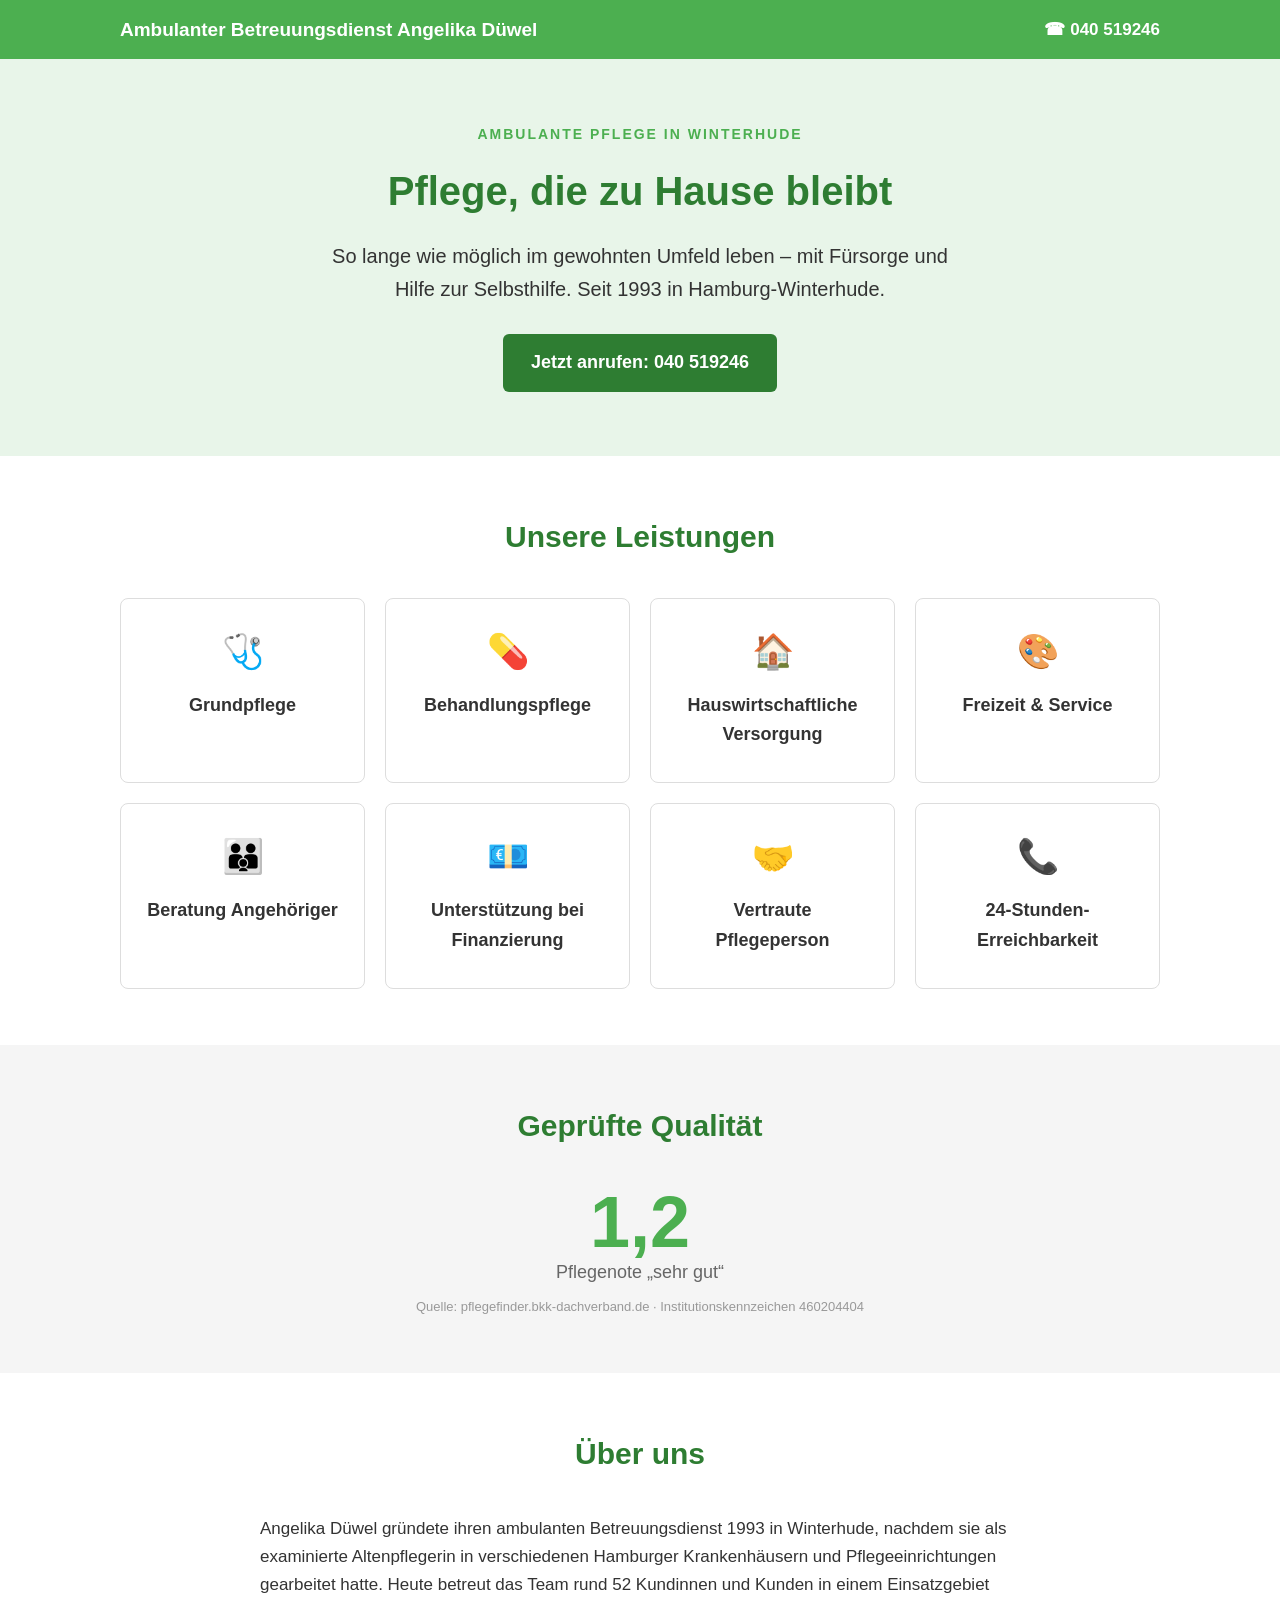
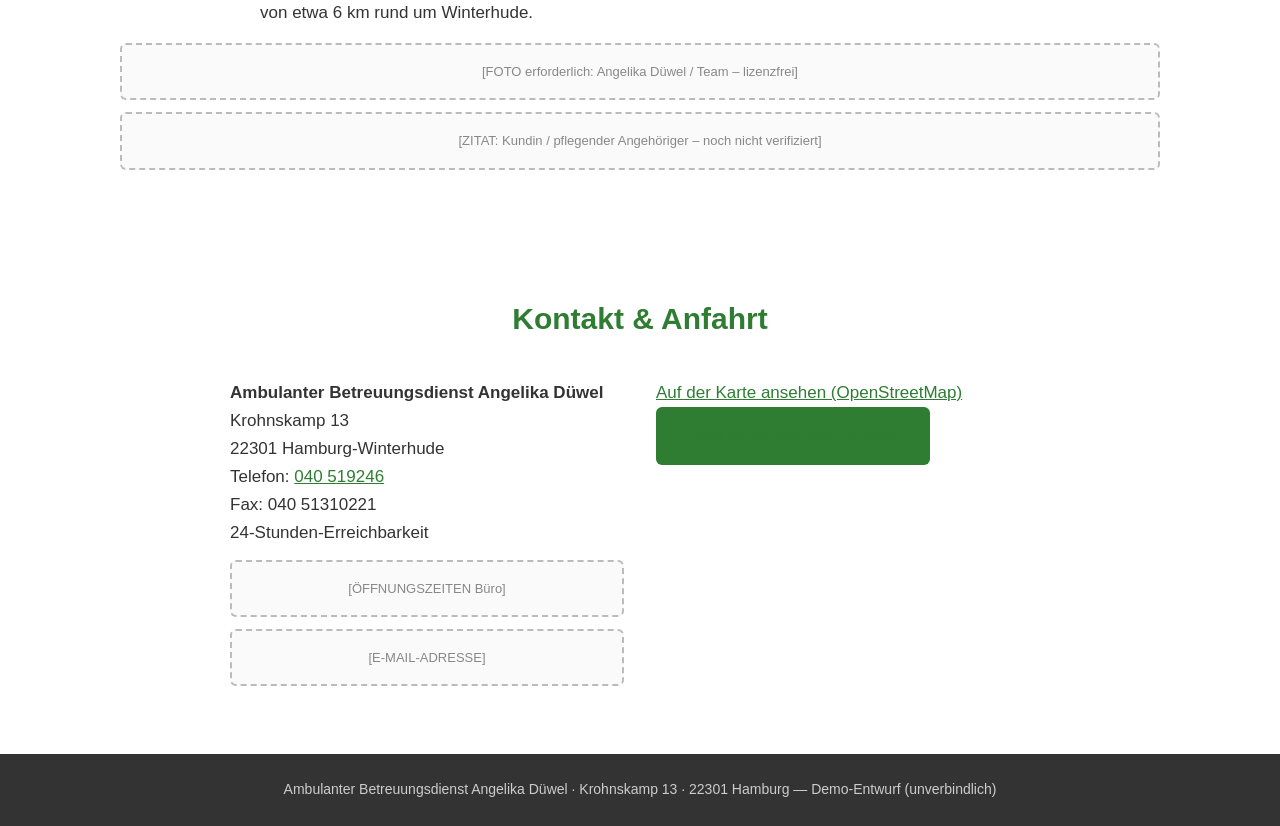
<file: docs/superpowers/prototypes/ambulanter-betreuungsdienst/variant-a-ohne-skill.html>
<!doctype html>
<html lang="de">
<head>
<meta charset="utf-8">
<meta name="viewport" content="width=device-width, initial-scale=1">
<title>Ambulanter Betreuungsdienst Angelika Düwel – Winterhude</title>
<style>
  * { box-sizing: border-box; margin: 0; padding: 0; }
  body {
    font-family: -apple-system, BlinkMacSystemFont, "Segoe UI", Roboto, Helvetica, Arial, sans-serif;
    color: #333; line-height: 1.65; font-size: 17px; background: #fff;
  }
  .wrap { max-width: 1080px; margin: 0 auto; padding: 0 20px; }
  header { background: #4caf50; color: #fff; padding: 14px 0; }
  header .wrap { display: flex; justify-content: space-between; align-items: center; flex-wrap: wrap; gap: 8px; }
  header .brand { font-weight: bold; font-size: 19px; }
  header a { color: #fff; text-decoration: none; font-weight: bold; }
  .hero { background: #e8f5e9; text-align: center; padding: 64px 0; }
  .hero .eyebrow { text-transform: uppercase; letter-spacing: 2px; color: #4caf50; font-size: 14px; font-weight: bold; margin-bottom: 12px; }
  .hero h1 { font-size: 40px; margin-bottom: 16px; color: #2e7d32; }
  .hero p { font-size: 20px; max-width: 640px; margin: 0 auto 28px; }
  .btn { display: inline-block; background: #2e7d32; color: #fff; padding: 14px 28px; border-radius: 6px; text-decoration: none; font-weight: bold; font-size: 18px; }
  section { padding: 56px 0; }
  h2 { text-align: center; font-size: 30px; color: #2e7d32; margin-bottom: 36px; }
  .grid { display: grid; grid-template-columns: repeat(4, 1fr); gap: 20px; }
  .card { border: 1px solid #ddd; border-radius: 8px; padding: 24px; text-align: center; }
  .card .icon { font-size: 34px; margin-bottom: 12px; }
  .card h3 { font-size: 18px; margin-bottom: 8px; }
  .trust { background: #f5f5f5; text-align: center; }
  .trust .num { font-size: 72px; font-weight: bold; color: #4caf50; line-height: 1; }
  .trust .lbl { font-size: 18px; color: #666; }
  .trust .src { font-size: 13px; color: #999; margin-top: 8px; }
  .ph { border: 2px dashed #bbb; background: #fafafa; color: #888; font-size: 13px; padding: 16px; text-align: center; border-radius: 6px; margin: 12px 0; }
  .about p { max-width: 760px; margin: 0 auto 16px; }
  .contact-grid { display: grid; grid-template-columns: 1fr 1fr; gap: 32px; max-width: 820px; margin: 0 auto; }
  .contact-grid a { color: #2e7d32; }
  footer { background: #333; color: #ccc; text-align: center; padding: 24px 0; font-size: 14px; }
  @media (max-width: 768px) {
    .grid { grid-template-columns: repeat(2, 1fr); }
    .contact-grid { grid-template-columns: 1fr; }
    .hero h1 { font-size: 30px; }
  }
</style>
</head>
<body>
<header>
  <div class="wrap">
    <span class="brand">Ambulanter Betreuungsdienst Angelika Düwel</span>
    <a href="tel:+4940519246">☎ 040 519246</a>
  </div>
</header>

<div class="hero">
  <div class="wrap">
    <div class="eyebrow">Ambulante Pflege in Winterhude</div>
    <h1>Pflege, die zu Hause bleibt</h1>
    <p>So lange wie möglich im gewohnten Umfeld leben – mit Fürsorge und Hilfe zur Selbsthilfe. Seit 1993 in Hamburg-Winterhude.</p>
    <a class="btn" href="tel:+4940519246">Jetzt anrufen: 040 519246</a>
  </div>
</div>

<section>
  <div class="wrap">
    <h2>Unsere Leistungen</h2>
    <div class="grid">
      <div class="card"><div class="icon">🩺</div><h3>Grundpflege</h3></div>
      <div class="card"><div class="icon">💊</div><h3>Behandlungspflege</h3></div>
      <div class="card"><div class="icon">🏠</div><h3>Hauswirtschaftliche Versorgung</h3></div>
      <div class="card"><div class="icon">🎨</div><h3>Freizeit &amp; Service</h3></div>
      <div class="card"><div class="icon">👪</div><h3>Beratung Angehöriger</h3></div>
      <div class="card"><div class="icon">💶</div><h3>Unterstützung bei Finanzierung</h3></div>
      <div class="card"><div class="icon">🤝</div><h3>Vertraute Pflegeperson</h3></div>
      <div class="card"><div class="icon">📞</div><h3>24-Stunden-Erreichbarkeit</h3></div>
    </div>
  </div>
</section>

<section class="trust">
  <div class="wrap">
    <h2>Geprüfte Qualität</h2>
    <div class="num">1,2</div>
    <div class="lbl">Pflegenote „sehr gut“</div>
    <div class="src">Quelle: pflegefinder.bkk-dachverband.de · Institutionskennzeichen 460204404</div>
  </div>
</section>

<section class="about">
  <div class="wrap">
    <h2>Über uns</h2>
    <p>Angelika Düwel gründete ihren ambulanten Betreuungsdienst 1993 in Winterhude, nachdem sie als examinierte Altenpflegerin in verschiedenen Hamburger Krankenhäusern und Pflegeeinrichtungen gearbeitet hatte. Heute betreut das Team rund 52 Kundinnen und Kunden in einem Einsatzgebiet von etwa 6 km rund um Winterhude.</p>
    <div class="ph">[FOTO erforderlich: Angelika Düwel / Team – lizenzfrei]</div>
    <div class="ph">[ZITAT: Kundin / pflegender Angehöriger – noch nicht verifiziert]</div>
  </div>
</section>

<section>
  <div class="wrap">
    <h2>Kontakt &amp; Anfahrt</h2>
    <div class="contact-grid">
      <div>
        <p><strong>Ambulanter Betreuungsdienst Angelika Düwel</strong></p>
        <p>Krohnskamp 13<br>22301 Hamburg-Winterhude</p>
        <p>Telefon: <a href="tel:+4940519246">040 519246</a><br>Fax: 040 51310221</p>
        <p>24-Stunden-Erreichbarkeit</p>
        <div class="ph">[ÖFFNUNGSZEITEN Büro]</div>
        <div class="ph">[E-MAIL-ADRESSE]</div>
      </div>
      <div>
        <p><a href="https://www.openstreetmap.org/search?query=Krohnskamp%2013%2C%2022301%20Hamburg" target="_blank" rel="noopener">Auf der Karte ansehen (OpenStreetMap)</a></p>
        <a class="btn" href="tel:+4940519246">Jetzt anrufen: 040 519246</a>
      </div>
    </div>
  </div>
</section>

<footer>
  <div class="wrap">Ambulanter Betreuungsdienst Angelika Düwel · Krohnskamp 13 · 22301 Hamburg — Demo-Entwurf (unverbindlich)</div>
</footer>
</body>
</html>
</file>
